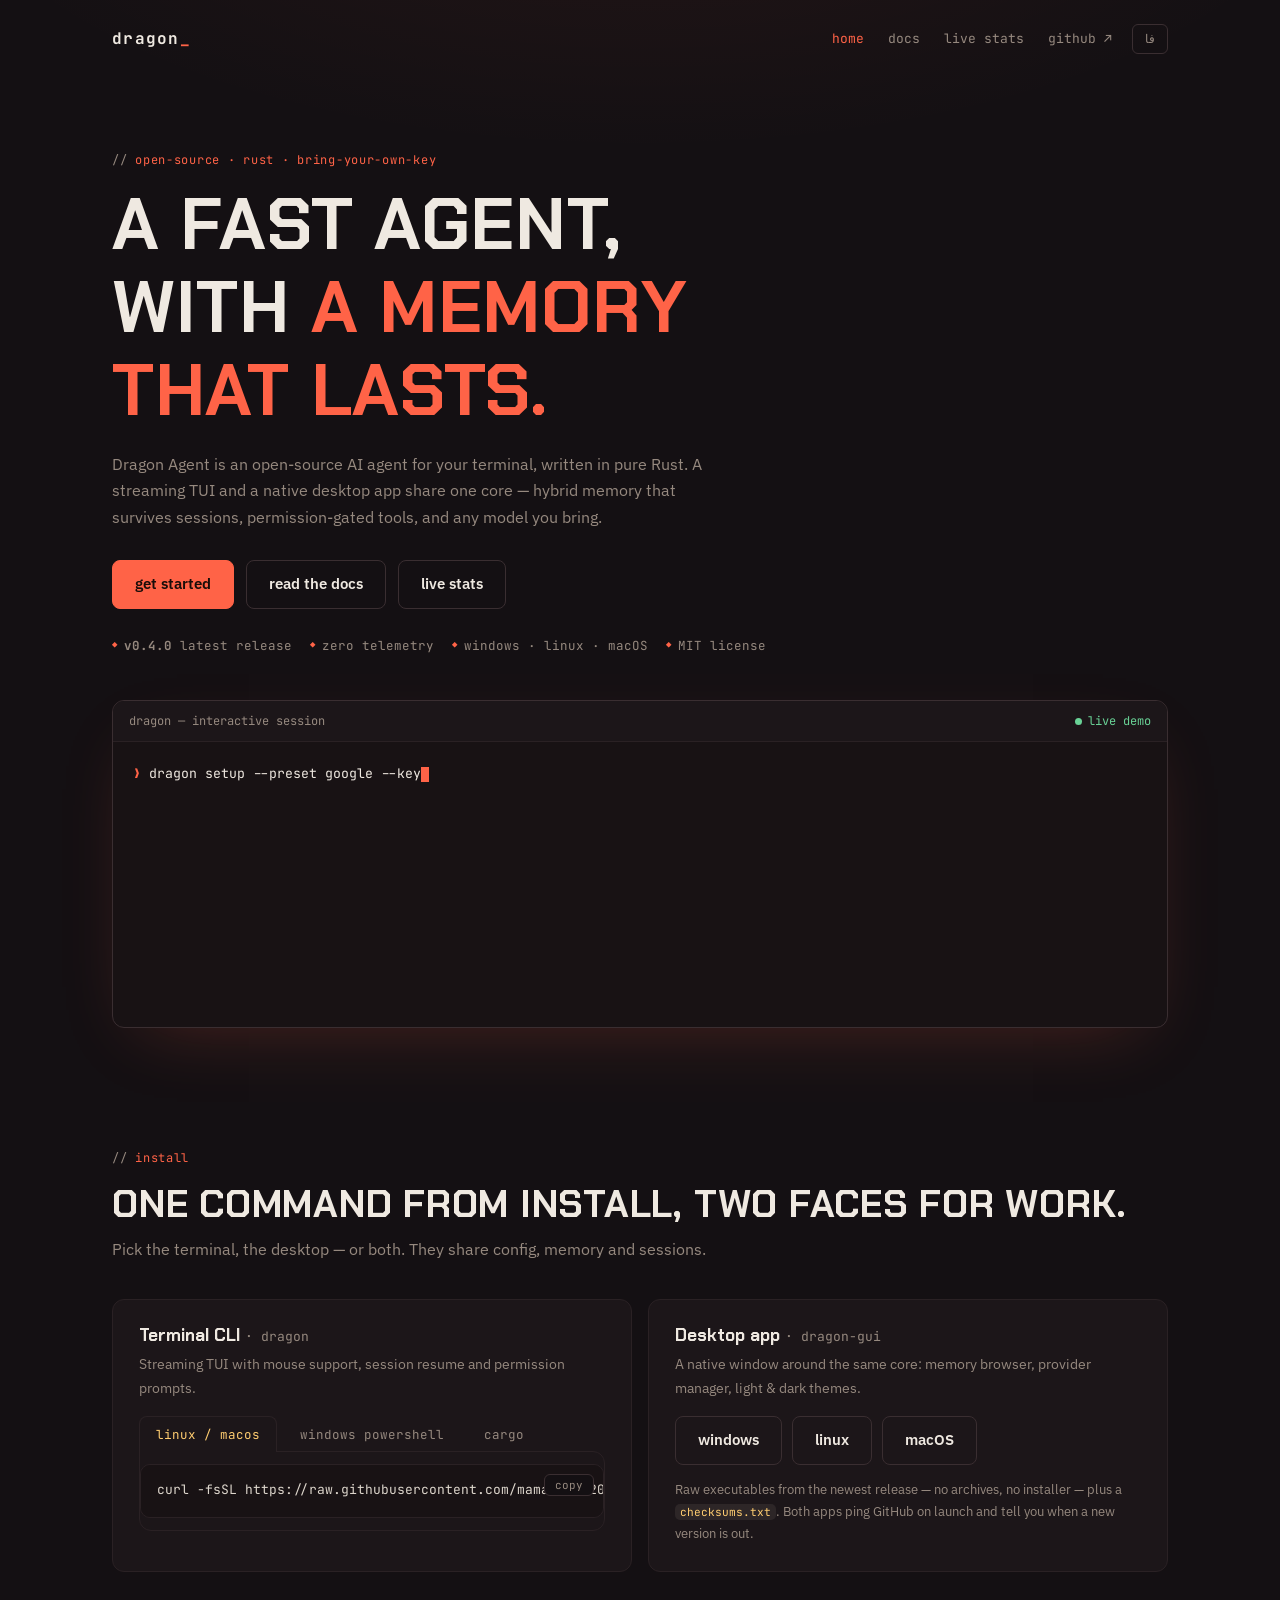
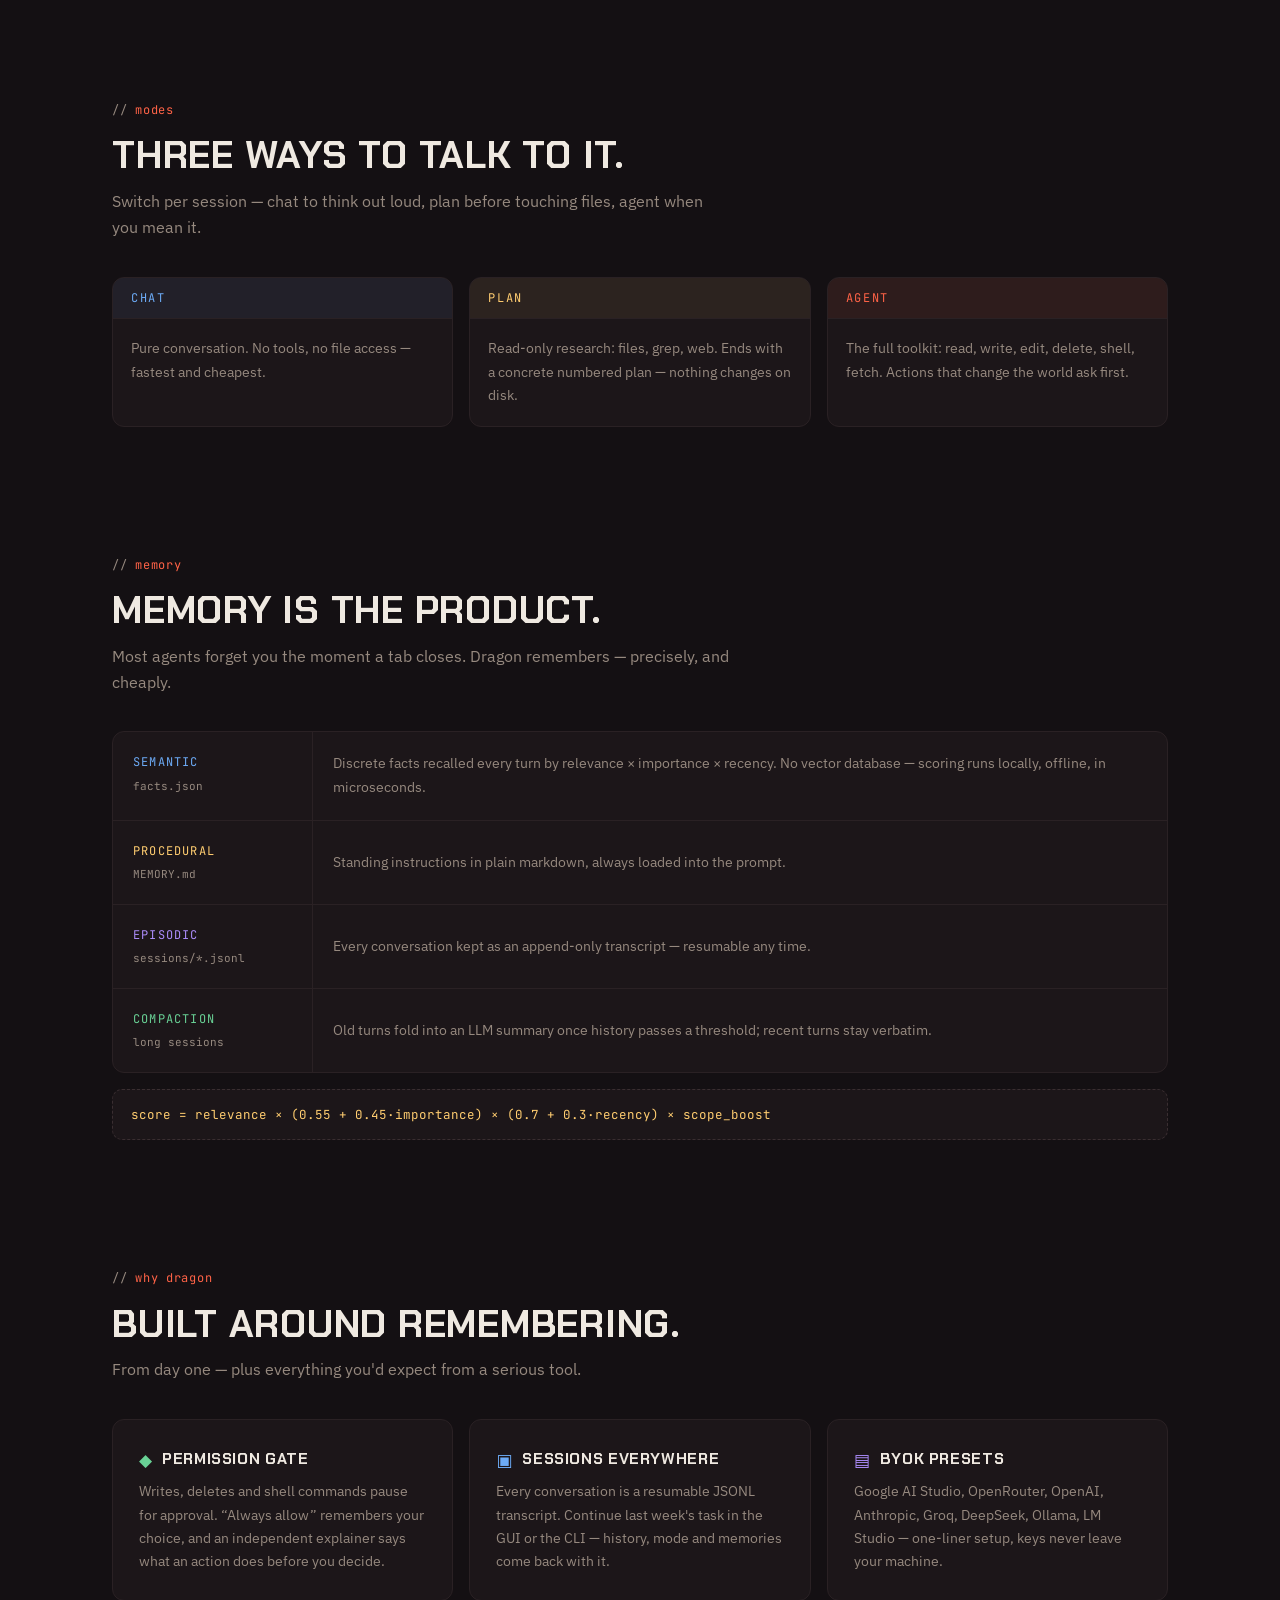
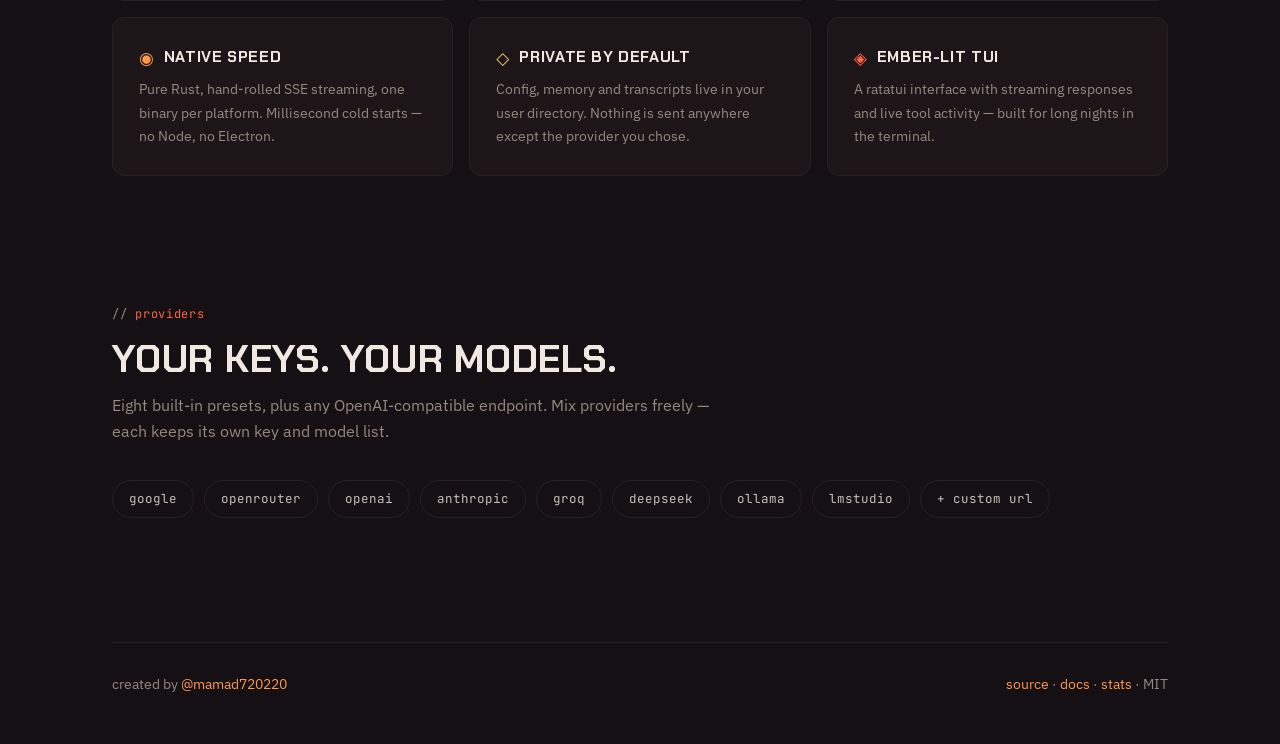
<file: docs/index.html>
<!DOCTYPE html>
<html lang="en" dir="ltr">
<head>
<meta charset="UTF-8">
<meta name="viewport" content="width=device-width, initial-scale=1.0">
<title>Dragon Agent — a fast AI agent with a long memory</title>
<meta name="description" content="Open-source AI agent in Rust. Terminal TUI + native desktop app, one hybrid memory. Bring your own key: Google AI Studio, OpenRouter, OpenAI, Anthropic and more.">
<script>try{const l=localStorage.getItem("dg-lang");if(l==="fa"){document.documentElement.lang="fa";document.documentElement.dir="rtl"}}catch(e){}</script>
<link rel="preconnect" href="https://fonts.googleapis.com">
<link rel="preconnect" href="https://fonts.gstatic.com" crossorigin>
<link href="https://fonts.googleapis.com/css2?family=Chakra+Petch:wght@600;700&family=IBM+Plex+Sans:wght@400;500;600&family=JetBrains+Mono:wght@400;700&family=Lalezar&family=Vazirmatn:wght@400;500;700&display=swap" rel="stylesheet">
<link rel="stylesheet" href="style.css">
</head>
<body>

<div class="wrap">
<nav class="top">
  <a class="brand" href="index.html">dragon<em>_</em></a>
  <div class="links">
    <a href="index.html" data-i="nHome" aria-current="page">home</a>
    <a href="docs.html" data-i="nDocs">docs</a>
    <a href="stats.html" data-i="nStats">live stats</a>
    <a href="https://github.com/mamad7202202/dragon-agent" data-i="nGh">github ↗</a>
    <button class="lang-btn">فا</button>
  </div>
</nav>

<!-- ── hero ── -->
<header class="hero">
  <p class="kicker" data-i="kickHero">open-source · rust · bring-your-own-key</p>
  <h1 data-i="h1">A fast agent,<br>with <b>a memory that lasts.</b></h1>
  <p class="sub" data-i="sub">Dragon Agent is an open-source AI agent for your terminal, written in pure Rust. A streaming TUI and a native desktop app share one core — hybrid memory that survives sessions, permission-gated tools, and any model you bring.</p>
  <div class="cta-row">
    <a class="btn primary" href="#install" data-i="ctaInstall">get started</a>
    <a class="btn" href="docs.html" data-i="ctaDocs">read the docs</a>
    <a class="btn" href="stats.html" data-i="ctaStats">live stats</a>
  </div>
  <div class="meta-row" data-i="metaRow">
    <span><b>v0.4.0</b> latest release</span><span>zero telemetry</span><span>windows · linux · macOS</span><span>MIT license</span>
  </div>

  <div class="term" role="img" aria-label="animated demo of a Dragon Agent terminal session">
    <div class="term-bar"><span data-i="termTitle">dragon — interactive session</span><span class="dot"><i></i><span data-i="termLive">live demo</span></span></div>
    <div class="term-body" id="term-body"></div>
  </div>
</header>

<!-- ── install ── -->
<section id="install">
  <p class="kicker" data-i="kInstall">install</p>
  <h2 class="sec" data-i="iH2">One command from install, two faces for work.</h2>
  <p class="lead" data-i="iLead">Pick the terminal, the desktop — or both. They share config, memory and sessions.</p>

  <div class="grid g2">
    <div class="pane">
      <h3 style="font-size:17px"><span data-i="cliT">Terminal CLI</span> <span class="mono" style="color:var(--ash);font-weight:400;font-size:13px">· dragon</span></h3>
      <p style="color:var(--ash);font-size:13.8px;margin:8px 0 16px" data-i="cliP">Streaming TUI with mouse support, session resume and permission prompts.</p>
      <div class="tabs" role="tablist">
        <button class="tab" role="tab" aria-selected="true" data-pane="p-sh" data-i="tabSh">linux / macos</button>
        <button class="tab" role="tab" aria-selected="false" data-pane="p-ps" data-i="tabPs">windows powershell</button>
        <button class="tab" role="tab" aria-selected="false" data-pane="p-cg" data-i="tabCargo">cargo</button>
      </div>
      <div class="tabpane on" id="p-sh" role="tabpanel">
        <pre><code id="cmd-sh">curl -fsSL https://raw.githubusercontent.com/mamad7202202/dragon-agent/main/install.sh | sh</code><button class="copy">copy</button></pre>
      </div>
      <div class="tabpane" id="p-ps" role="tabpanel">
        <pre><code id="cmd-ps">irm https://raw.githubusercontent.com/mamad7202202/dragon-agent/main/install.ps1 | iex</code><button class="copy">copy</button></pre>
      </div>
      <div class="tabpane" id="p-cg" role="tabpanel">
        <pre><code id="cmd-cg">cargo install --git https://github.com/mamad7202202/dragon-agent</code><button class="copy">copy</button></pre>
      </div>
    </div>
    <div class="pane">
      <h3 style="font-size:17px"><span data-i="guiT">Desktop app</span> <span class="mono" style="color:var(--ash);font-weight:400;font-size:13px">· dragon-gui</span></h3>
      <p style="color:var(--ash);font-size:13.8px;margin:8px 0 16px" data-i="guiP">A native window around the same core: memory browser, provider manager, light &amp; dark themes.</p>
      <div class="dl-links">
        <a class="btn" href="https://github.com/mamad7202202/dragon-agent/releases/latest/download/dragon-gui-windows-amd64.exe" data-i="guiWin">windows</a>
        <a class="btn" href="https://github.com/mamad7202202/dragon-agent/releases/latest/download/dragon-gui-linux-amd64" data-i="guiLin">linux</a>
        <a class="btn" href="https://github.com/mamad7202202/dragon-agent/releases/latest/download/dragon-gui-darwin-arm64" data-i="guiMac">macOS</a>
      </div>
      <p class="note" data-i="guiNote">Raw executables from the newest release — no archives, no installer — plus a <code class="inl">checksums.txt</code>. Both apps ping GitHub on launch and tell you when a new version is out.</p>
    </div>
  </div>
</section>

<!-- ── modes ── -->
<section id="modes">
  <p class="kicker" data-i="kModes">modes</p>
  <h2 class="sec" data-i="moH2">Three ways to talk to it.</h2>
  <p class="lead" data-i="moLead">Switch per session — chat to think out loud, plan before touching files, agent when you mean it.</p>
  <div class="grid g3">
    <div class="mode mode-chat"><div class="mode-head mono" data-i="chatH">chat</div><p data-i="chatP">Pure conversation. No tools, no file access — fastest and cheapest.</p></div>
    <div class="mode mode-plan"><div class="mode-head mono" data-i="planH">plan</div><p data-i="planP">Read-only research: files, grep, web. Ends with a concrete numbered plan — nothing changes on disk.</p></div>
    <div class="mode mode-agent"><div class="mode-head mono" data-i="agentH">agent</div><p data-i="agentP">The full toolkit: read, write, edit, delete, shell, fetch. Actions that change the world ask first.</p></div>
  </div>
</section>

<!-- ── memory ── -->
<section id="memory">
  <p class="kicker" data-i="kMemory">memory</p>
  <h2 class="sec" data-i="meH2">Memory is the product.</h2>
  <p class="lead" data-i="meLead">Most agents forget you the moment a tab closes. Dragon remembers — precisely, and cheaply.</p>
  <dl class="layers">
    <div class="layer">
      <dt><span class="l-sem" data-i="semT">semantic</span><small class="mono">facts.json</small></dt>
      <dd data-i="semD">Discrete facts recalled every turn by relevance × importance × recency. No vector database — scoring runs locally, offline, in microseconds.</dd>
    </div>
    <div class="layer">
      <dt><span class="l-pro" data-i="proT">procedural</span><small class="mono">MEMORY.md</small></dt>
      <dd data-i="proD">Standing instructions in plain markdown, always loaded into the prompt.</dd>
    </div>
    <div class="layer">
      <dt><span class="l-epi" data-i="epiT">episodic</span><small class="mono">sessions/*.jsonl</small></dt>
      <dd data-i="epiD">Every conversation kept as an append-only transcript — resumable any time.</dd>
    </div>
    <div class="layer">
      <dt><span class="l-com" data-i="comT">compaction</span><small class="mono" data-i="comS">long sessions</small></dt>
      <dd data-i="comD">Old turns fold into an LLM summary once history passes a threshold; recent turns stay verbatim.</dd>
    </div>
  </dl>
  <div class="formula">score = relevance × (0.55 + 0.45·importance) × (0.7 + 0.3·recency) × scope_boost</div>
</section>

<!-- ── why dragon ── -->
<section id="features">
  <p class="kicker" data-i="kWhy">why dragon</p>
  <h2 class="sec" data-i="feH2">Built around remembering.</h2>
  <p class="lead" data-i="feLead">From day one — plus everything you'd expect from a serious tool.</p>
  <div class="grid g3">
    <div class="pane feat"><span class="ic f-jade">◆</span><b data-i="f1t">Permission gate</b><p data-i="f1d">Writes, deletes and shell commands pause for approval. “Always allow” remembers your choice, and an independent explainer says what an action does before you decide.</p></div>
    <div class="pane feat"><span class="ic f-sky">▣</span><b data-i="f2t">Sessions everywhere</b><p data-i="f2d">Every conversation is a resumable JSONL transcript. Continue last week's task in the GUI or the CLI — history, mode and memories come back with it.</p></div>
    <div class="pane feat"><span class="ic f-violet">▤</span><b data-i="f3t">BYOK presets</b><p data-i="f3d">Google AI Studio, OpenRouter, OpenAI, Anthropic, Groq, DeepSeek, Ollama, LM Studio — one-liner setup, keys never leave your machine.</p></div>
    <div class="pane feat"><span class="ic f-flame">◉</span><b data-i="f4t">Native speed</b><p data-i="f4d">Pure Rust, hand-rolled SSE streaming, one binary per platform. Millisecond cold starts — no Node, no Electron.</p></div>
    <div class="pane feat"><span class="ic f-gold">◇</span><b data-i="f5t">Private by default</b><p data-i="f5d">Config, memory and transcripts live in your user directory. Nothing is sent anywhere except the provider you chose.</p></div>
    <div class="pane feat"><span class="ic f-ember">◈</span><b data-i="f6t">Ember-lit TUI</b><p data-i="f6d">A ratatui interface with streaming responses and live tool activity — built for long nights in the terminal.</p></div>
  </div>
</section>

<!-- ── providers ── -->
<section id="providers">
  <p class="kicker" data-i="kProv">providers</p>
  <h2 class="sec" data-i="prH2">Your keys. Your models.</h2>
  <p class="lead" data-i="prLead">Eight built-in presets, plus any OpenAI-compatible endpoint. Mix providers freely — each keeps its own key and model list.</p>
  <div class="chip-row mono">
    <span class="chip">google</span><span class="chip">openrouter</span><span class="chip">openai</span>
    <span class="chip">anthropic</span><span class="chip">groq</span><span class="chip">deepseek</span>
    <span class="chip">ollama</span><span class="chip">lmstudio</span><span class="chip" data-i="prCustom">+ custom url</span>
  </div>
</section>

<footer>
  <span><span data-i="madeBy">created by</span> <a href="https://t.me/mamad720220">@mamad720220</a></span>
  <span><a href="https://github.com/mamad7202202/dragon-agent" data-i="fSource">source</a> · <a href="docs.html" data-i="fDocs">docs</a> · <a href="stats.html" data-i="fStats">stats</a> · MIT</span>
</footer>
</div>

<script src="site.js"></script>
<script>
DG_LANG({
en:{
 title:"Dragon Agent — a fast AI agent with a long memory",
 nHome:"home",nDocs:"docs",nStats:"live stats",nGh:"github ↗",
 kickHero:"open-source · rust · bring-your-own-key",
 h1:"A fast agent,<br>with <b>a memory that lasts.</b>",
 sub:"Dragon Agent is an open-source AI agent for your terminal, written in pure Rust. A streaming TUI and a native desktop app share one core — hybrid memory that survives sessions, permission-gated tools, and any model you bring.",
 ctaInstall:"get started",ctaDocs:"read the docs",ctaStats:"live stats",
 metaRow:'<span><b>v0.4.0</b> latest release</span><span>zero telemetry</span><span>windows · linux · macOS</span><span>MIT license</span>',
 termTitle:"dragon — interactive session",termLive:"live demo",
 kInstall:"install",
 iH2:"One command from install, two faces for work.",
 iLead:"Pick the terminal, the desktop — or both. They share config, memory and sessions.",
 cliT:"Terminal CLI",guiT:"Desktop app",
 cliP:"Streaming TUI with mouse support, session resume and permission prompts.",
 guiP:"A native window around the same core: memory browser, provider manager, light &amp; dark themes.",
 tabSh:"linux / macos",tabPs:"windows powershell",tabCargo:"cargo",
 guiWin:"windows",guiLin:"linux",guiMac:"macOS",
 guiNote:'Raw executables from the newest release — no archives, no installer — plus a <code class="inl">checksums.txt</code>. Both apps ping GitHub on launch and tell you when a new version is out.',
 kModes:"modes",
 moH2:"Three ways to talk to it.",
 moLead:"Switch per session — chat to think out loud, plan before touching files, agent when you mean it.",
 chatH:"chat",chatP:"Pure conversation. No tools, no file access — fastest and cheapest.",
 planH:"plan",planP:"Read-only research: files, grep, web. Ends with a concrete numbered plan — nothing changes on disk.",
 agentH:"agent",agentP:"The full toolkit: read, write, edit, delete, shell, fetch. Actions that change the world ask first.",
 kMemory:"memory",
 meH2:"Memory is the product.",
 meLead:"Most agents forget you the moment a tab closes. Dragon remembers — precisely, and cheaply.",
 semT:"semantic",semD:"Discrete facts recalled every turn by relevance × importance × recency. No vector database — scoring runs locally, offline, in microseconds.",
 proT:"procedural",proD:"Standing instructions in plain markdown, always loaded into the prompt.",
 epiT:"episodic",epiD:"Every conversation kept as an append-only transcript — resumable any time.",
 comT:"compaction",comS:"long sessions",comD:"Old turns fold into an LLM summary once history passes a threshold; recent turns stay verbatim.",
 kWhy:"why dragon",
 feH2:"Built around remembering.",
 feLead:"From day one — plus everything you'd expect from a serious tool.",
 f1t:"Permission gate",f1d:"Writes, deletes and shell commands pause for approval. “Always allow” remembers your choice, and an independent explainer says what an action does before you decide.",
 f2t:"Sessions everywhere",f2d:"Every conversation is a resumable JSONL transcript. Continue last week's task in the GUI or the CLI — history, mode and memories come back with it.",
 f3t:"BYOK presets",f3d:"Google AI Studio, OpenRouter, OpenAI, Anthropic, Groq, DeepSeek, Ollama, LM Studio — one-liner setup, keys never leave your machine.",
 f4t:"Native speed",f4d:"Pure Rust, hand-rolled SSE streaming, one binary per platform. Millisecond cold starts — no Node, no Electron.",
 f5t:"Private by default",f5d:"Config, memory and transcripts live in your user directory. Nothing is sent anywhere except the provider you chose.",
 f6t:"Ember-lit TUI",f6d:"A ratatui interface with streaming responses and live tool activity — built for long nights in the terminal.",
 kProv:"providers",
 prH2:"Your keys. Your models.",
 prLead:"Eight built-in presets, plus any OpenAI-compatible endpoint. Mix providers freely — each keeps its own key and model list.",
 prCustom:"+ custom url",
 madeBy:"created by",fSource:"source",fDocs:"docs",fStats:"stats",
 copy:"copy",copied:"copied"
},
fa:{
 title:"Dragon Agent — ایجنتی سریع با حافظه‌ای بلند",
 nHome:"خانه",nDocs:"مستندات",nStats:"آمار زنده",nGh:"گیت‌هاب ↗",
 kickHero:"متن‌باز · Rust · کلید و مدل خودت",
 h1:"ایجنتی سریع،<br>با <b>حافظه‌ای ماندگار.</b>",
 sub:"Dragon Agent ایجنتی متن‌باز برای ترمینال شماست؛ نوشته‌شده با Rust خالص. یک رابط استریمی در ترمینال و یک اپ دسکتاپ بومی، هسته‌ی مشترکی دارند: حافظه‌ی ترکیبی که بعد از بسته‌شدن نشست هم می‌ماند، ابزارهای دارای مجوز، و هر مدلی که خودتان بیاورید.",
 ctaInstall:"شروع کنید",ctaDocs:"خواندن مستندات",ctaStats:"آمار زنده",
 metaRow:'<span><b>v0.4.0</b> آخرین انتشار</span><span>بدون تلمتری</span><span>ویندوز · لینوکس · مک</span><span>مجوز MIT</span>',
 termTitle:"dragon — نشست تعاملی",termLive:"دموی زنده",
 kInstall:"نصب",
 iH2:"یک فرمان تا نصب؛ دو چهره برای کار.",
 iLead:"ترمینال یا دسکتاپ — یا هر دو. کانفیگ، حافظه و نشست‌ها بین‌شان مشترک است.",
 cliT:"رابط خط فرمان",guiT:"اپ دسکتاپ",
 cliP:"رابط استریمی با پشتیبانی موس، ادامه‌ی نشست‌ها و پرامپت‌های مجوز.",
 guiP:"پنجره‌ی بومی دور همان هسته: مرورگر حافظه، مدیریت ارائه‌دهنده‌ها، تم روشن و تاریک.",
 tabSh:"لینوکس / مک",tabPs:"ویندوز پاورشل",tabCargo:"cargo",
 guiWin:"ویندوز",guiLin:"لینوکس",guiMac:"macOS",
 guiNote:'فایل اجرایی خام از جدیدترین انتشار — بدون آرشیو و نصب‌کننده — به‌همراه <code class="inl">checksums.txt</code>. هر دو اپ موقع اجرا گیت‌هاب را چک می‌کنند و از نسخه‌ی تازه خبر می‌دهند.',
 kModes:"حالت‌ها",
 moH2:"سه راه برای حرف زدن با آن.",
 moLead:"در هر نشست عوضش کنید — chat برای فکر کردن با صدای بلند، plan پیش از دست‌زدن به فایل‌ها، agent وقتی جدی شده‌اید.",
 chatH:"chat",chatP:"گفت‌وگوی خالص. بدون ابزار و دسترسی به فایل — سریع‌ترین و ارزان‌ترین حالت.",
 planH:"plan",planP:"پژوهش فقط‌خواندنی: فایل، grep، وب. خروجی، برنامه‌ای مشخص و شماره‌دار است — روی دیسک چیزی عوض نمی‌شود.",
 agentH:"agent",agentP:"کل جعبه‌ابزار: خواندن، نوشتن، ویرایش، حذف، شل و وب. کارهایی که دنیا را عوض می‌کنند اول اجازه می‌گیرند.",
 kMemory:"حافظه",
 meH2:"حافظه، خودِ محصول است.",
 meLead:"بیشتر ایجنت‌ها همان لحظه که تب بسته می‌شود همه را فراموش می‌کنند. Dragon یادش می‌ماند — دقیق و کم‌هزینه.",
 semT:"معنایی",semD:"حقایق مجزا که هر نوبت با «ربط × اهمیت × تازگی» بازیابی می‌شوند. بدون دیتابیس برداری — امتیازدهی محلی، آفلاین و در حد میکروثانیه.",
 proT:"رویه‌ای",proD:"دستورالعمل‌های دائمی در مارک‌داون ساده؛ همیشه داخل پرامپت لود می‌شوند.",
 epiT:"روایی",epiD:"هر گفت‌وگو به‌صورت رونوشت الحاقی نگه داشته می‌شود — هر وقت خواستید ادامه‌اش دهید.",
 comT:"فشرده‌سازی",comS:"نشست‌های طولانی",comD:"وقتی تاریخچه از حد بگذرد، پیام‌های قدیمی در یک خلاصه تا می‌شوند؛ پیام‌های تازه دست‌نخورده می‌مانند.",
 kWhy:"چرا Dragon؟",
 feH2:"ساخته‌شده دور حافظه.",
 feLead:"از روز اول — به‌علاوه‌ی هر چیزی که از یک ابزار جدی انتظار دارید.",
 f1t:"دروازه‌ی مجوز",f1d:"نوشتن، حذف و فرمان‌های شل برای تأیید توقف می‌کنند. «همیشه اجازه» انتخاب شما را به خاطر می‌سپارد و توضیح‌گریِ مستقل پیش از تصمیم می‌گوید آن کار دقیقاً چه می‌کند.",
 f2t:"نشست، همه‌جا",f2d:"هر گفت‌وگو یک رونوشت JSONL قابل‌ادامه است. کار هفته‌ی پیش را در GUI یا CLI ادامه دهید — تاریخچه، حالت و حافظه‌ها همراهش برمی‌گردند.",
 f3t:"پیش‌تنظیم BYOK",f3d:"Google AI Studio، OpenRouter، OpenAI، Anthropic، Groq، DeepSeek، Ollama و LM Studio — راه‌اندازی یک‌خطی؛ کلیدها هیچ‌وقت از دستگاه شما بیرون نمی‌روند.",
 f4t:"سرعت بومی",f4d:"Rust خالص، استریم SSE دست‌ساز، یک باینری برای هر پلتفرم. استارت سرد در حد میلی‌ثانیه — نه Node، نه Electron.",
 f5t:"خصوصی، به‌صورت پیش‌فرض",f5d:"کانفیگ، حافظه و رونوشت‌ها در پوشه‌ی خودتان می‌مانند. هیچ‌جا چیزی فرستاده نمی‌شود جز همان ارائه‌دهنده‌ای که انتخاب کرده‌اید.",
 f6t:"ترمینالی با نور آتش",f6d:"رابطی با ratatui؛ پاسخ‌های استریمی و فعالیت زنده‌ی ابزارها — ساخته‌شده برای شب‌های طولانی ترمینال.",
 kProv:"ارائه‌دهنده‌ها",
 prH2:"کلید شما. مدل شما.",
 prLead:"هشت پیش‌تنظیم آماده، به‌علاوه‌ی هر اندپوینت سازگار با OpenAI. ارائه‌دهنده‌ها را آزادانه قاطی کنید — هر کدام کلید و فهرست مدل خودش را دارد.",
 prCustom:"+ آدرس دلخواه",
 madeBy:"ساخته‌ی",fSource:"سورس",fDocs:"مستندات",fStats:"آمار",
 copy:"کپی",copied:"کپی شد"
}});

/* tabs */
document.querySelectorAll(".tab").forEach(t=>t.addEventListener("click",()=>{
  document.querySelectorAll(".tab").forEach(x=>x.setAttribute("aria-selected",x===t));
  document.querySelectorAll(".tabpane").forEach(p=>p.classList.toggle("on",p.id===t.dataset.pane));
}));

/* the demo session — commands stay universal, chat follows the language */
const S=(c,s)=>({c,s});
window.DG_SCRIPTS={
en:[
 S("tl-in","dragon setup --preset google --key AIza…"),
 S("tl-ok","✓ provider saved · google/gemini-2.0-flash"),
 S("tl-in","dragon"),
 S("tl-out","── dragon v0.4.0 · new session · mode: agent ──"),
 S("tl-in","remember: I deploy with docker compose"),
 S("tl-mem","⬤ save_memory → global fact #12 stored"),
 S("tl-in","what did we decide about deploys?"),
 S("tl-mem","⬤ recall · 1 fact · “deploys with docker compose”"),
 S("tl-out","Last time you said docker compose. Want me to draft the file?")
],
fa:[
 S("tl-in","dragon setup --preset google --key AIza…"),
 S("tl-ok","✓ provider ذخیره شد · google/gemini-2.0-flash"),
 S("tl-in","dragon"),
 S("tl-out","── dragon v0.4.0 · نشست جدید · حالت: agent ──"),
 S("tl-in","یادت باشه: دیپلوی‌ام با docker compose هست"),
 S("tl-mem","⬤ save_memory ← حافظه‌ی سراسری · حقیقه‌ی #۱۲"),
 S("tl-in","درباره‌ی دیپلوی چه تصمیمی گرفتیم؟"),
 S("tl-mem","⬤ recall · ۱ حقیقت · «دیپلوی با docker compose»"),
 S("tl-out","دفعه‌ی قبل گفتی docker compose. فایلش را بنویسم؟")
]};
let scriptFor=()=>DG_SCRIPTS[document.documentElement.lang==="fa"?"fa":"en"];
DG_TERMINAL(scriptFor);
</script>
</body>
</html>
</file>
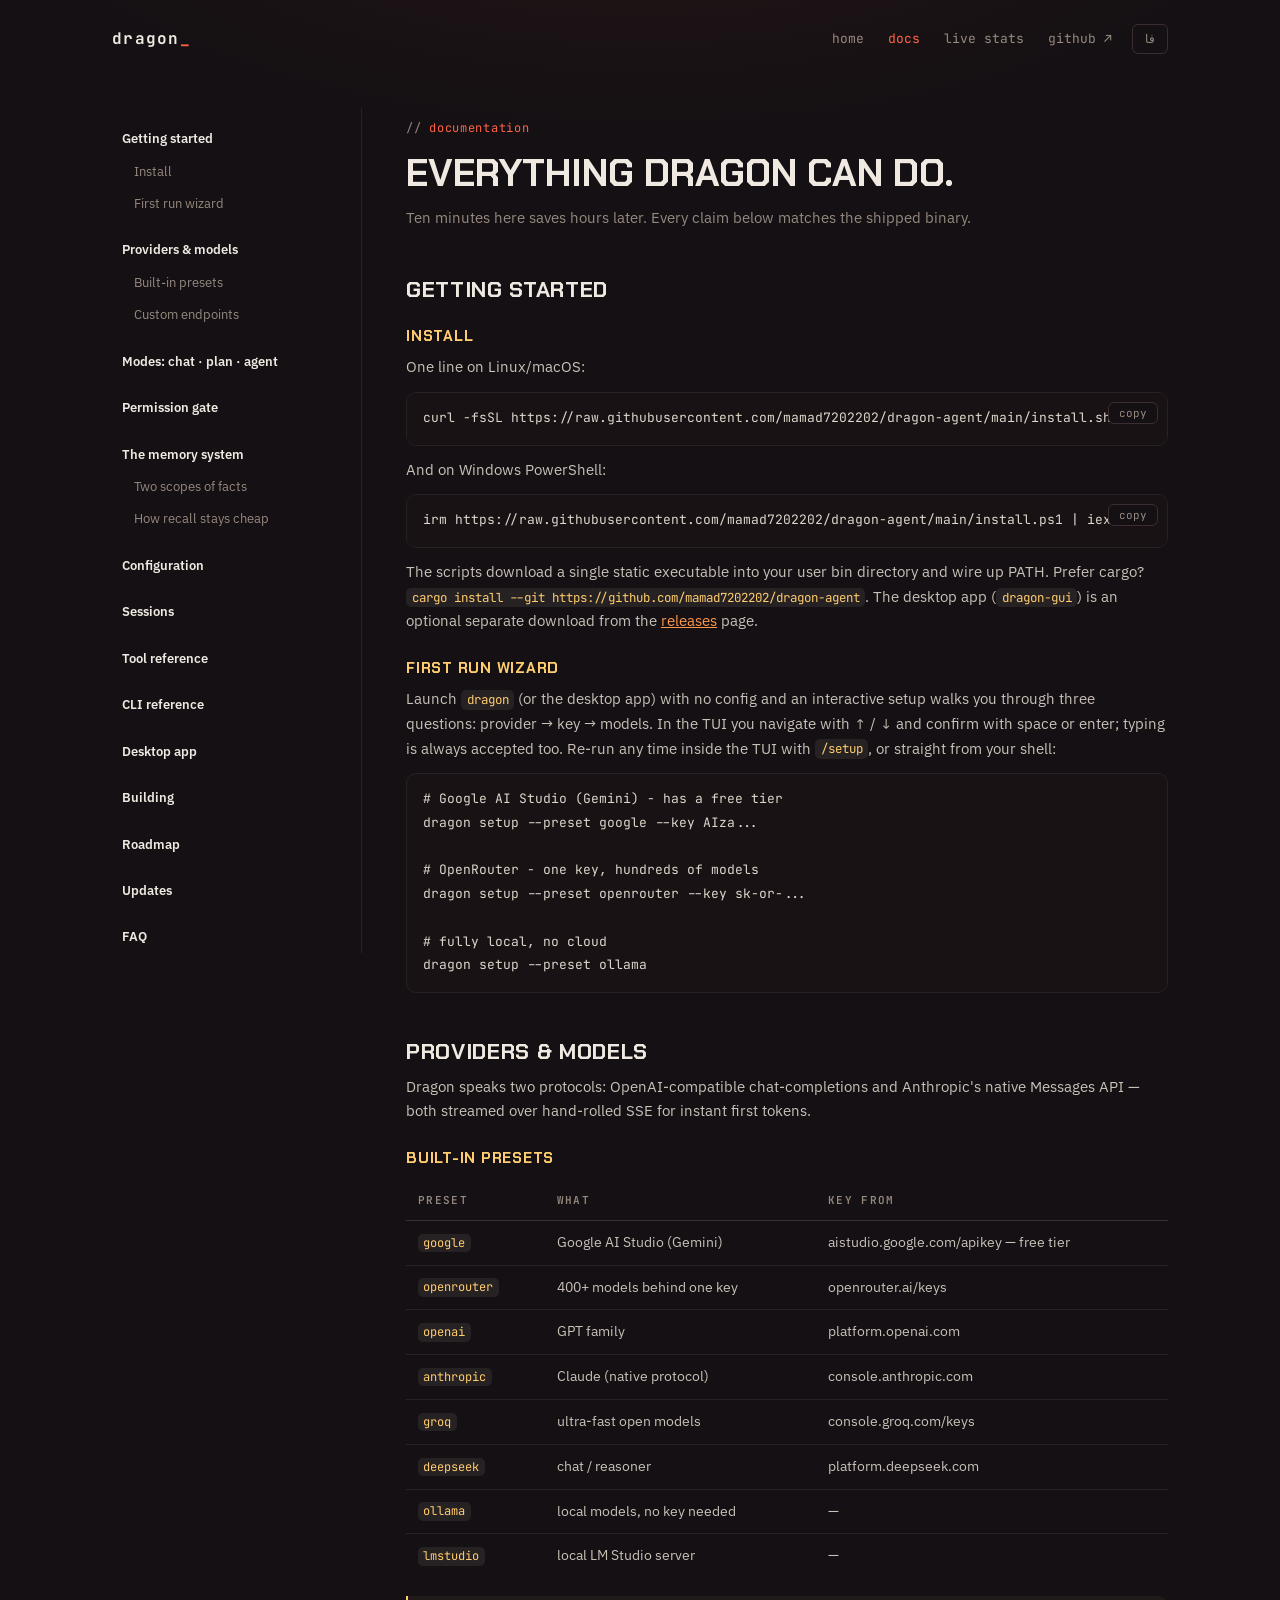
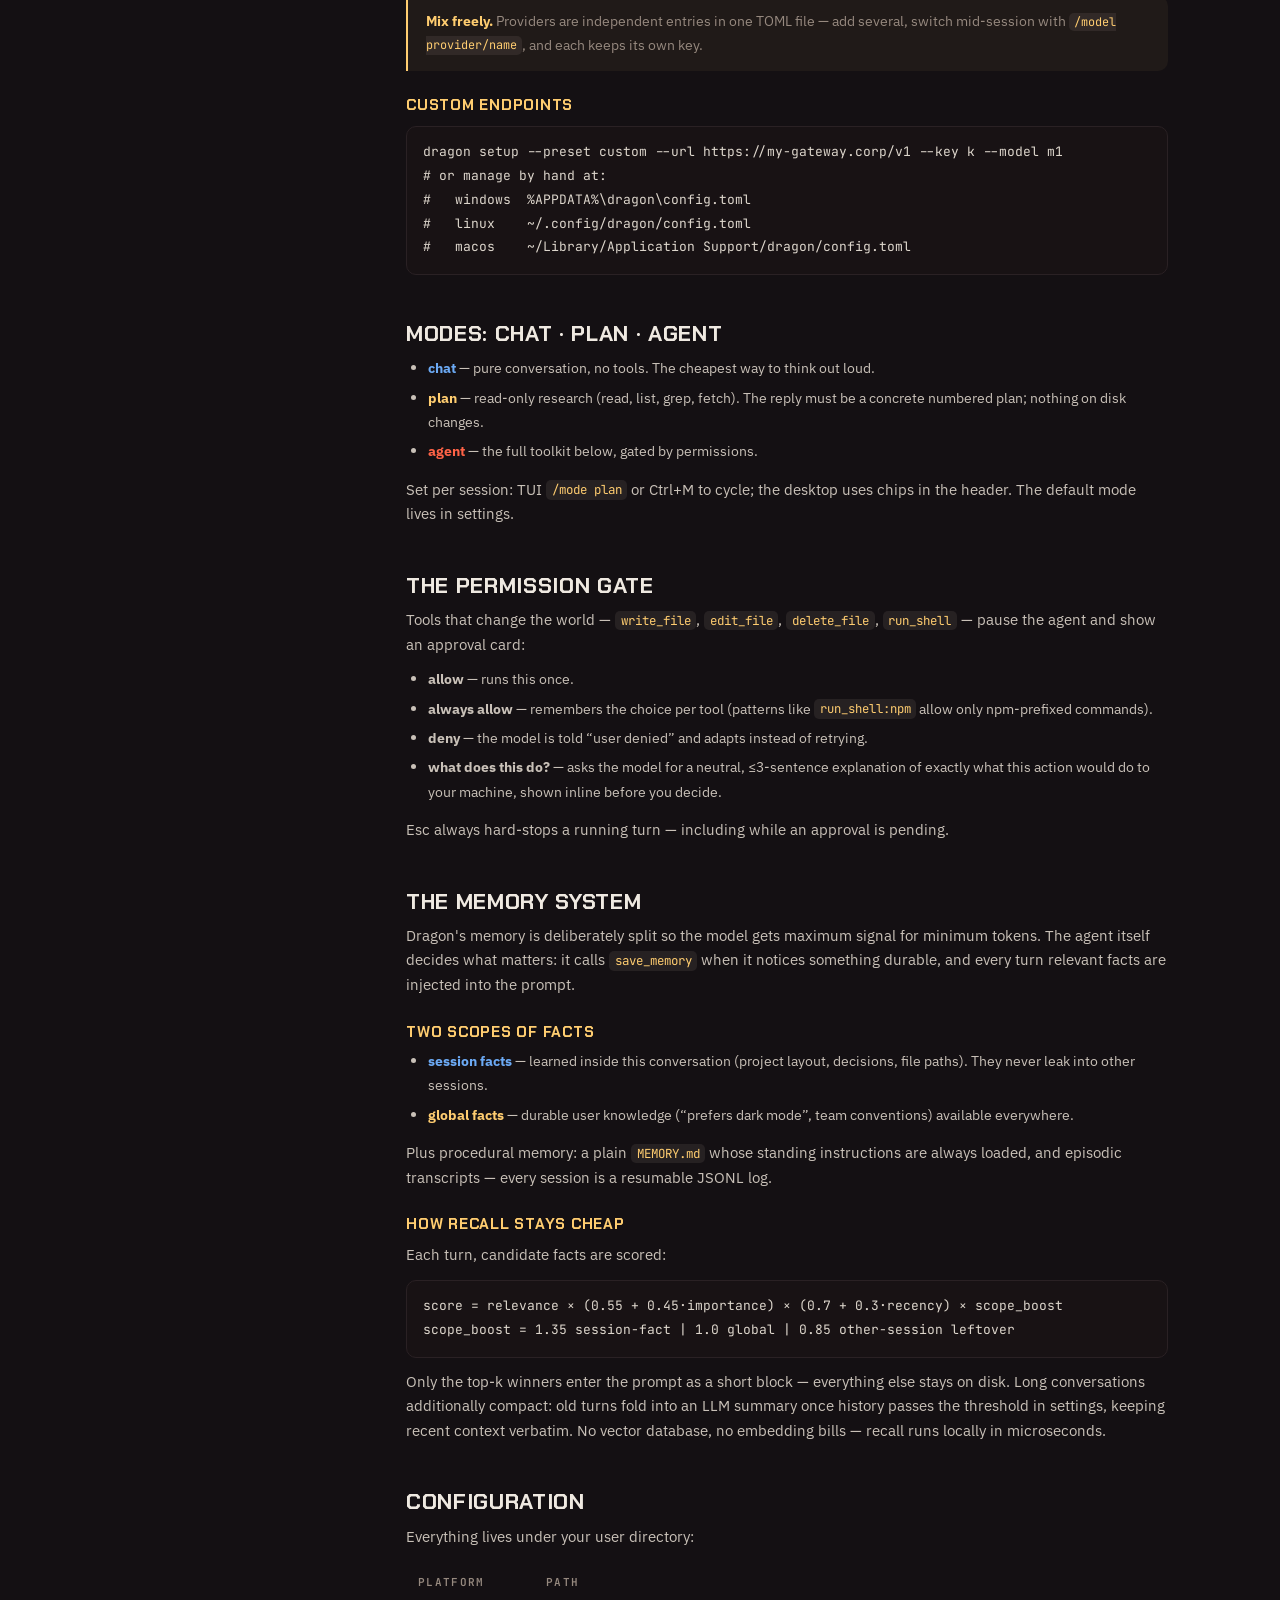
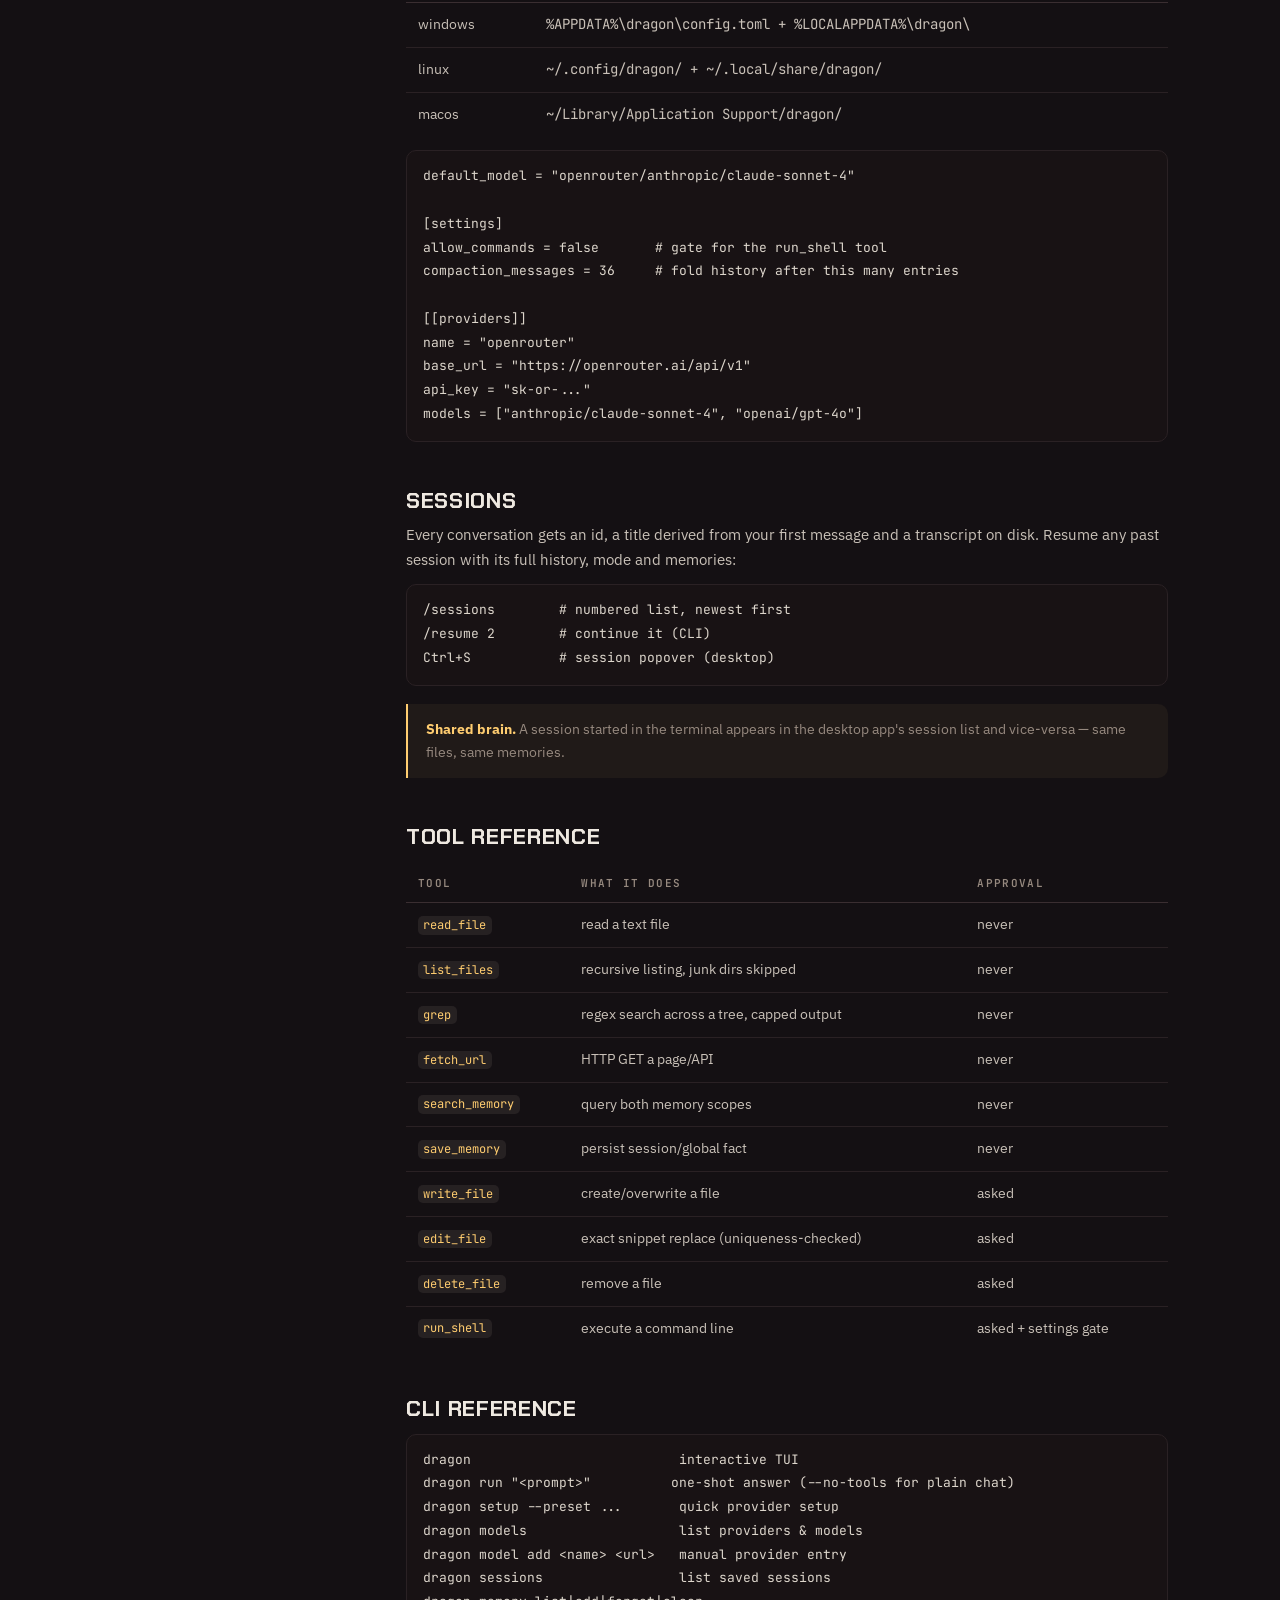
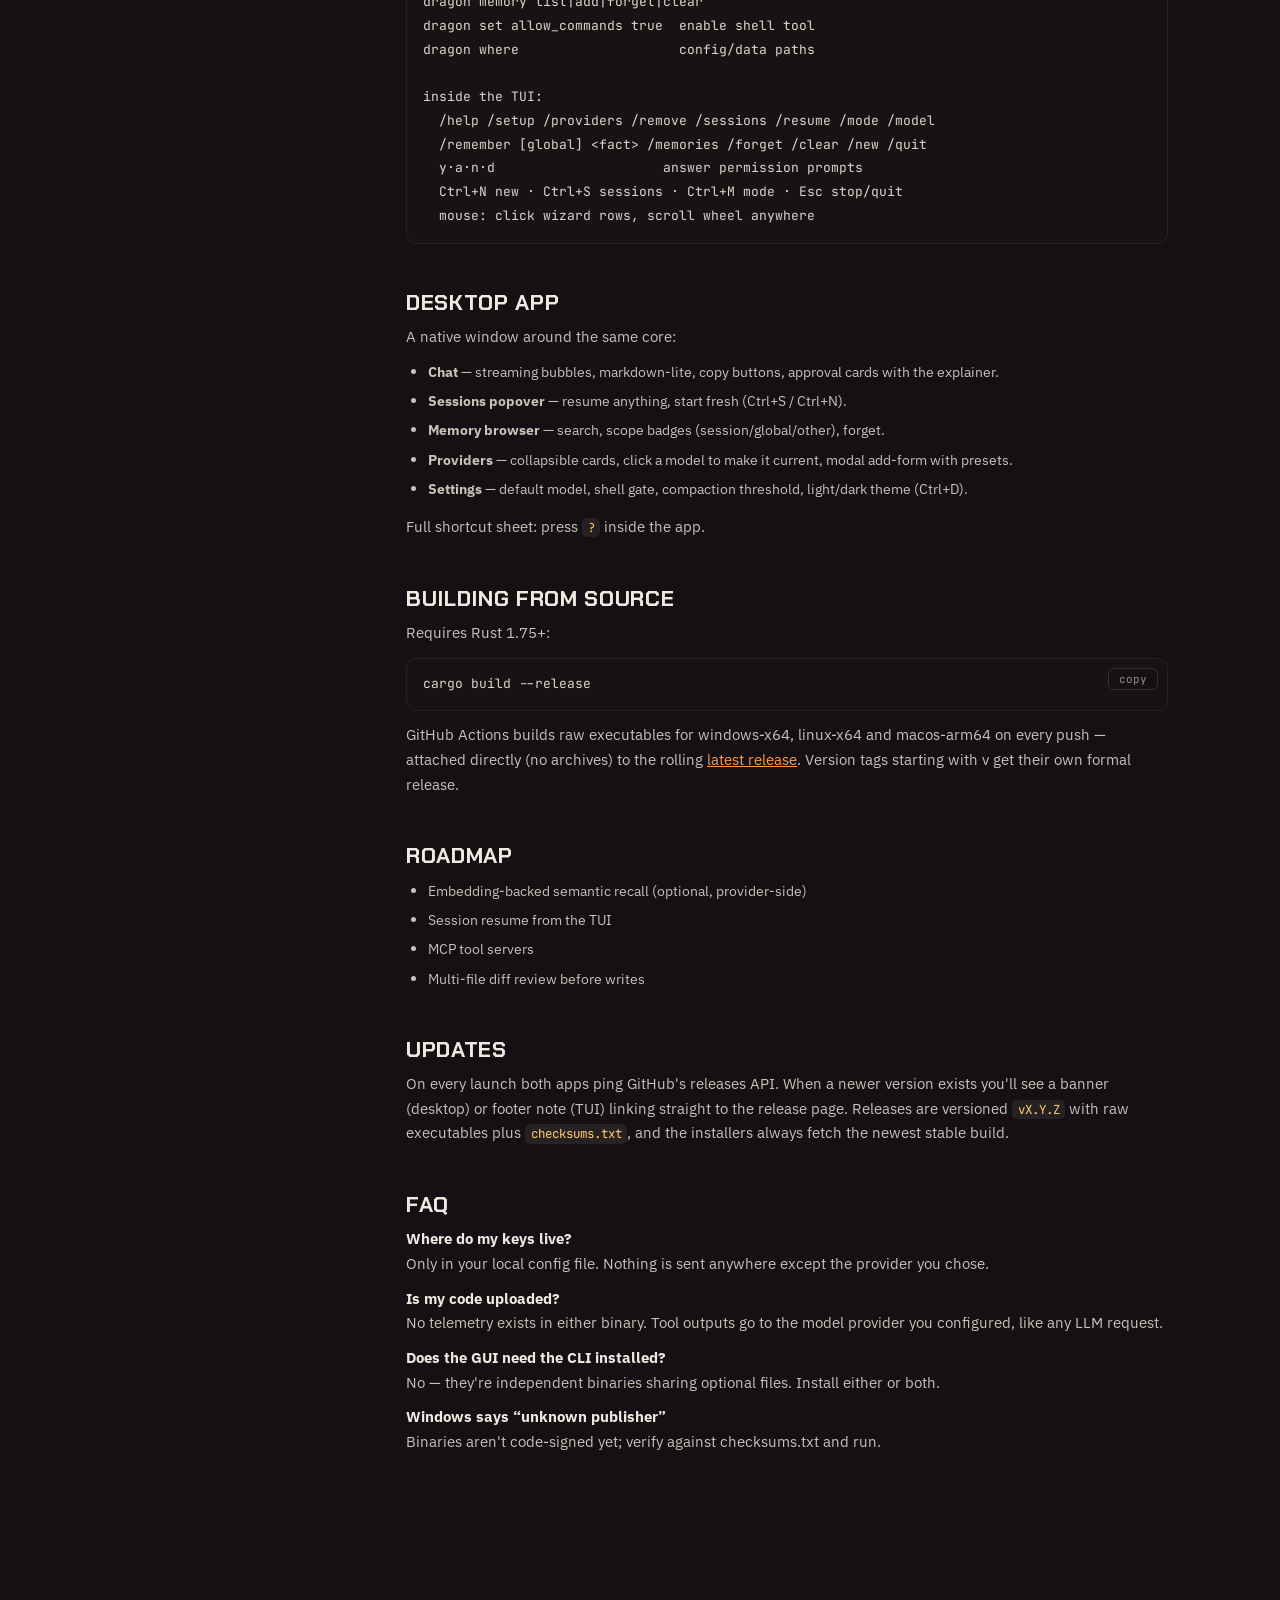
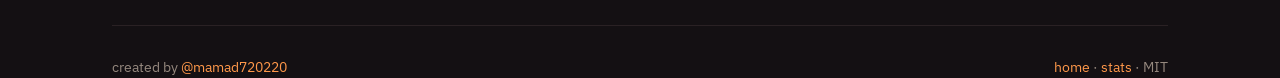
<file: docs/docs.html>
<!DOCTYPE html>
<html lang="en" dir="ltr">
<head>
<meta charset="UTF-8">
<meta name="viewport" content="width=device-width, initial-scale=1.0">
<title>Documentation — Dragon Agent</title>
<meta name="description" content="Dragon Agent documentation: install, providers, modes, permission gate, memory system, configuration, sessions, tools, CLI and desktop app.">
<script>try{const l=localStorage.getItem("dg-lang");if(l==="fa"){document.documentElement.lang="fa";document.documentElement.dir="rtl"}}catch(e){}</script>
<link rel="preconnect" href="https://fonts.googleapis.com">
<link rel="preconnect" href="https://fonts.gstatic.com" crossorigin>
<link href="https://fonts.googleapis.com/css2?family=Chakra+Petch:wght@600;700&family=IBM+Plex+Sans:wght@400;500;600&family=JetBrains+Mono:wght@400;700&family=Lalezar&family=Vazirmatn:wght@400;500;700&display=swap" rel="stylesheet">
<link rel="stylesheet" href="style.css">
</head>
<body>
<div class="progress" id="progress"></div>

<div class="wrap">
<nav class="top">
  <a class="brand" href="index.html">dragon<em>_</em></a>
  <div class="links">
    <a href="index.html" data-i="nHome">home</a>
    <a href="docs.html" data-i="nDocs" aria-current="page">docs</a>
    <a href="stats.html" data-i="nStats">live stats</a>
    <a href="https://github.com/mamad7202202/dragon-agent" data-i="nGh">github ↗</a>
    <button class="lang-btn">فا</button>
  </div>
</nav>

<div class="layout">
<aside id="toc">
  <a class="h1" href="#start" data-i="tStart">Getting started</a>
  <a class="h2" href="#install" data-i="tInstall">Install</a>
  <a class="h2" href="#first-run" data-i="tFirst">First run wizard</a>
  <a class="h1" href="#providers" data-i="tProv">Providers &amp; models</a>
  <a class="h2" href="#presets" data-i="tPresets">Built-in presets</a>
  <a class="h2" href="#custom" data-i="tCustom">Custom endpoints</a>
  <a class="h1" href="#modes" data-i="tModes">Modes: chat · plan · agent</a>
  <a class="h1" href="#permissions" data-i="tPerm">Permission gate</a>
  <a class="h1" href="#memory" data-i="tMem">The memory system</a>
  <a class="h2" href="#scopes" data-i="tScopes">Two scopes of facts</a>
  <a class="h2" href="#recall" data-i="tRecall">How recall stays cheap</a>
  <a class="h1" href="#config" data-i="tConfig">Configuration</a>
  <a class="h1" href="#sessions" data-i="tSess">Sessions</a>
  <a class="h1" href="#tools" data-i="tTools">Tool reference</a>
  <a class="h1" href="#cli-ref" data-i="tCli">CLI reference</a>
  <a class="h1" href="#gui" data-i="tGui">Desktop app</a>
  <a class="h1" href="#building" data-i="tBuild">Building</a>
  <a class="h1" href="#roadmap" data-i="tRoad">Roadmap</a>
  <a class="h1" href="#updates" data-i="tUpd">Updates</a>
  <a class="h1" href="#faq" data-i="tFaq">FAQ</a>
</aside>

<article>
  <p class="kicker" data-i="kDoc">documentation</p>
  <h1 data-i="dH1">Everything Dragon can do.</h1>
  <p style="color:var(--ash)" data-i="dIntro">Ten minutes here saves hours later. Every claim below matches the shipped binary.</p>

  <h2 id="start" data-i="sStart">Getting started</h2>

  <h3 id="install" data-i="sInstall">Install</h3>
  <p data-i="pInst1">One line on Linux/macOS:</p>
  <pre><code>curl -fsSL https://raw.githubusercontent.com/mamad7202202/dragon-agent/main/install.sh | sh</code><button class="copy">copy</button></pre>
  <p data-i="pInst2">And on Windows PowerShell:</p>
  <pre><code>irm https://raw.githubusercontent.com/mamad7202202/dragon-agent/main/install.ps1 | iex</code><button class="copy">copy</button></pre>
  <p data-i="pInst3">The scripts download a single static executable into your user bin directory and wire up PATH. Prefer cargo? <code class="inl">cargo install --git https://github.com/mamad7202202/dragon-agent</code>. The desktop app (<code class="inl">dragon-gui</code>) is an optional separate download from the releases page.</p>

  <h3 id="first-run" data-i="sFirst">First run wizard</h3>
  <p data-i="pFirst1">Launch <code class="inl">dragon</code> (or the desktop app) with no config and an interactive setup walks you through three questions: provider → key → models. In the TUI you navigate with ↑ / ↓ and confirm with space or enter; typing is always accepted too. Re-run any time inside the TUI with <code class="inl">/setup</code>, or straight from your shell:</p>
  <pre><code># Google AI Studio (Gemini) - has a free tier
dragon setup --preset google --key AIza...

# OpenRouter - one key, hundreds of models
dragon setup --preset openrouter --key sk-or-...

# fully local, no cloud
dragon setup --preset ollama</code></pre>

  <h2 id="providers" data-i="sProv">Providers &amp; models</h2>
  <p data-i="pProv">Dragon speaks two protocols: OpenAI-compatible chat-completions and Anthropic's native Messages API — both streamed over hand-rolled SSE for instant first tokens.</p>

  <h3 id="presets" data-i="sPresets">Built-in presets</h3>
  <table class="t">
    <thead><tr><th data-i="thPreset">preset</th><th data-i="thWhat">what</th><th data-i="thKey">key from</th></tr></thead>
    <tbody>
      <tr><td><code class="inl">google</code></td><td data-i="prGoogle">Google AI Studio (Gemini)</td><td>aistudio.google.com/apikey — <span data-i="freeTier">free tier</span></td></tr>
      <tr><td><code class="inl">openrouter</code></td><td data-i="prOr">400+ models behind one key</td><td>openrouter.ai/keys</td></tr>
      <tr><td><code class="inl">openai</code></td><td data-i="prOai">GPT family</td><td>platform.openai.com</td></tr>
      <tr><td><code class="inl">anthropic</code></td><td data-i="prAnt">Claude (native protocol)</td><td>console.anthropic.com</td></tr>
      <tr><td><code class="inl">groq</code></td><td data-i="prGroq">ultra-fast open models</td><td>console.groq.com/keys</td></tr>
      <tr><td><code class="inl">deepseek</code></td><td data-i="prDs">chat / reasoner</td><td>platform.deepseek.com</td></tr>
      <tr><td><code class="inl">ollama</code></td><td data-i="prOll">local models, no key needed</td><td>—</td></tr>
      <tr><td><code class="inl">lmstudio</code></td><td data-i="prLms">local LM Studio server</td><td>—</td></tr>
    </tbody>
  </table>
  <div class="callout"><b data-i="mixB">Mix freely.</b> <span data-i="mixT">Providers are independent entries in one TOML file — add several, switch mid-session with /model provider/name, and each keeps its own key.</span></div>

  <h3 id="custom" data-i="sCustom">Custom endpoints</h3>
  <pre><code>dragon setup --preset custom --url https://my-gateway.corp/v1 --key k --model m1
# or manage by hand at:
#   windows  %APPDATA%\dragon\config.toml
#   linux    ~/.config/dragon/config.toml
#   macos    ~/Library/Application Support/dragon/config.toml</code></pre>

  <h2 id="modes" data-i="sModes">Modes: chat · plan · agent</h2>
  <ul>
    <li><b style="color:var(--sky)">chat</b> — <span data-i="mChatT">pure conversation, no tools. The cheapest way to think out loud.</span></li>
    <li><b style="color:var(--gold)">plan</b> — <span data-i="mPlanT">read-only research (read, list, grep, fetch). The reply must be a concrete numbered plan; nothing on disk changes.</span></li>
    <li><b style="color:var(--ember)">agent</b> — <span data-i="mAgentT">the full toolkit below, gated by permissions.</span></li>
  </ul>
  <p data-i="pModes">Set per session: TUI <code class="inl">/mode plan</code> or Ctrl+M to cycle; the desktop uses chips in the header. The default mode lives in settings.</p>

  <h2 id="permissions" data-i="sPerm">The permission gate</h2>
  <p data-i="pPerm1">Tools that change the world — <code class="inl">write_file</code>, <code class="inl">edit_file</code>, <code class="inl">delete_file</code>, <code class="inl">run_shell</code> — pause the agent and show an approval card:</p>
  <ul>
    <li><b data-i="pmAllow">allow</b> — <span data-i="pmAllowT">runs this once.</span></li>
    <li><b data-i="pmAlways">always allow</b> — <span data-i="pmAlwaysT">remembers the choice per tool (patterns like run_shell:npm allow only npm-prefixed commands).</span></li>
    <li><b data-i="pmDeny">deny</b> — <span data-i="pmDenyT">the model is told “user denied” and adapts instead of retrying.</span></li>
    <li><b data-i="pmExpl">what does this do?</b> — <span data-i="pmExplT">asks the model for a neutral, ≤3-sentence explanation of exactly what this action would do to your machine, shown inline before you decide.</span></li>
  </ul>
  <p data-i="pPerm2">Esc always hard-stops a running turn — including while an approval is pending.</p>

  <h2 id="memory" data-i="sMem">The memory system</h2>
  <p data-i="pMem1">Dragon's memory is deliberately split so the model gets maximum signal for minimum tokens. The agent itself decides what matters: it calls <code class="inl">save_memory</code> when it notices something durable, and every turn relevant facts are injected into the prompt.</p>

  <h3 id="scopes" data-i="sScopes">Two scopes of facts</h3>
  <ul>
    <li><b style="color:var(--sky)" data-i="scSes">session facts</b> — <span data-i="scSesT">learned inside this conversation (project layout, decisions, file paths). They never leak into other sessions.</span></li>
    <li><b style="color:var(--gold)" data-i="scGlo">global facts</b> — <span data-i="scGloT">durable user knowledge (“prefers dark mode”, team conventions) available everywhere.</span></li>
  </ul>
  <p data-i="pScopes">Plus procedural memory: a plain <code class="inl">MEMORY.md</code> whose standing instructions are always loaded, and episodic transcripts — every session is a resumable JSONL log.</p>

  <h3 id="recall" data-i="sRecall">How recall stays cheap</h3>
  <p data-i="pRecall1">Each turn, candidate facts are scored:</p>
  <pre><code>score = relevance × (0.55 + 0.45·importance) × (0.7 + 0.3·recency) × scope_boost
scope_boost = 1.35 session-fact | 1.0 global | 0.85 other-session leftover</code></pre>
  <p data-i="pRecall2">Only the top-k winners enter the prompt as a short block — everything else stays on disk. Long conversations additionally compact: old turns fold into an LLM summary once history passes the threshold in settings, keeping recent context verbatim. No vector database, no embedding bills — recall runs locally in microseconds.</p>

  <h2 id="config" data-i="sConfig">Configuration</h2>
  <p data-i="pConf1">Everything lives under your user directory:</p>
  <table class="t">
    <thead><tr><th data-i="thPlat">platform</th><th data-i="thPath">path</th></tr></thead>
    <tbody>
      <tr><td>windows</td><td class="mono" dir="ltr">%APPDATA%\dragon\config.toml + %LOCALAPPDATA%\dragon\</td></tr>
      <tr><td>linux</td><td class="mono" dir="ltr">~/.config/dragon/ + ~/.local/share/dragon/</td></tr>
      <tr><td>macos</td><td class="mono" dir="ltr">~/Library/Application Support/dragon/</td></tr>
    </tbody>
  </table>
  <pre><code>default_model = "openrouter/anthropic/claude-sonnet-4"

[settings]
allow_commands = false       # gate for the run_shell tool
compaction_messages = 36     # fold history after this many entries

[[providers]]
name = "openrouter"
base_url = "https://openrouter.ai/api/v1"
api_key = "sk-or-..."
models = ["anthropic/claude-sonnet-4", "openai/gpt-4o"]</code></pre>

  <h2 id="sessions" data-i="sSess">Sessions</h2>
  <p data-i="pSess1">Every conversation gets an id, a title derived from your first message and a transcript on disk. Resume any past session with its full history, mode and memories:</p>
  <pre><code>/sessions        # numbered list, newest first
/resume 2        # continue it (CLI)
Ctrl+S           # session popover (desktop)</code></pre>
  <div class="callout"><b data-i="brainB">Shared brain.</b> <span data-i="brainT">A session started in the terminal appears in the desktop app's session list and vice-versa — same files, same memories.</span></div>

  <h2 id="tools" data-i="sTools">Tool reference</h2>
  <table class="t">
    <thead><tr><th data-i="thTool">tool</th><th data-i="thDoes">what it does</th><th data-i="thAppr">approval</th></tr></thead>
    <tbody>
      <tr><td><code class="inl">read_file</code></td><td data-i="tlRf">read a text file</td><td data-i="apNever">never</td></tr>
      <tr><td><code class="inl">list_files</code></td><td data-i="tlLf">recursive listing, junk dirs skipped</td><td data-i="apNever2">never</td></tr>
      <tr><td><code class="inl">grep</code></td><td data-i="tlGr">regex search across a tree, capped output</td><td data-i="apNever3">never</td></tr>
      <tr><td><code class="inl">fetch_url</code></td><td data-i="tlFu">HTTP GET a page/API</td><td data-i="apNever4">never</td></tr>
      <tr><td><code class="inl">search_memory</code></td><td data-i="tlSm">query both memory scopes</td><td data-i="apNever5">never</td></tr>
      <tr><td><code class="inl">save_memory</code></td><td data-i="tlSv">persist session/global fact</td><td data-i="apNever6">never</td></tr>
      <tr><td><code class="inl">write_file</code></td><td data-i="tlWf">create/overwrite a file</td><td data-i="apAsk">asked</td></tr>
      <tr><td><code class="inl">edit_file</code></td><td data-i="tlEf">exact snippet replace (uniqueness-checked)</td><td data-i="apAsk2">asked</td></tr>
      <tr><td><code class="inl">delete_file</code></td><td data-i="tlDf">remove a file</td><td data-i="apAsk3">asked</td></tr>
      <tr><td><code class="inl">run_shell</code></td><td data-i="tlRs">execute a command line</td><td data-i="apAsk4">asked + settings gate</td></tr>
    </tbody>
  </table>

  <h2 id="cli-ref" data-i="sCli">CLI reference</h2>
  <pre><code>dragon                          interactive TUI
dragon run "&lt;prompt&gt;"          one-shot answer (--no-tools for plain chat)
dragon setup --preset ...       quick provider setup
dragon models                   list providers &amp; models
dragon model add &lt;name&gt; &lt;url&gt;   manual provider entry
dragon sessions                 list saved sessions
dragon memory list|add|forget|clear
dragon set allow_commands true  enable shell tool
dragon where                    config/data paths

inside the TUI:
  /help /setup /providers /remove /sessions /resume /mode /model
  /remember [global] &lt;fact&gt; /memories /forget /clear /new /quit
  y·a·n·d                     answer permission prompts
  Ctrl+N new · Ctrl+S sessions · Ctrl+M mode · Esc stop/quit
  mouse: click wizard rows, scroll wheel anywhere</code></pre>

  <h2 id="gui" data-i="sGui">Desktop app</h2>
  <p data-i="pGui1">A native window around the same core:</p>
  <ul>
    <li><b data-i="g1">Chat</b> — <span data-i="g1t">streaming bubbles, markdown-lite, copy buttons, approval cards with the explainer.</span></li>
    <li><b data-i="g2">Sessions popover</b> — <span data-i="g2t">resume anything, start fresh (Ctrl+S / Ctrl+N).</span></li>
    <li><b data-i="g3">Memory browser</b> — <span data-i="g3t">search, scope badges (session/global/other), forget.</span></li>
    <li><b data-i="g4">Providers</b> — <span data-i="g4t">collapsible cards, click a model to make it current, modal add-form with presets.</span></li>
    <li><b data-i="g5">Settings</b> — <span data-i="g5t">default model, shell gate, compaction threshold, light/dark theme (Ctrl+D).</span></li>
  </ul>
  <p data-i="pGui2">Full shortcut sheet: press <code class="inl">?</code> inside the app.</p>

  <h2 id="building" data-i="sBuild">Building from source</h2>
  <p data-i="pBuild1">Requires Rust 1.75+:</p>
  <pre><code>cargo build --release</code><button class="copy">copy</button></pre>
  <p data-i="pBuild2">GitHub Actions builds raw executables for windows-x64, linux-x64 and macos-arm64 on every push — attached directly (no archives) to the rolling <a href="https://github.com/mamad7202202/dragon-agent/releases/tag/latest">latest release</a>. Version tags starting with v get their own formal release.</p>

  <h2 id="roadmap" data-i="sRoad">Roadmap</h2>
  <ul>
    <li data-i="r1">Embedding-backed semantic recall (optional, provider-side)</li>
    <li data-i="r2">Session resume from the TUI</li>
    <li data-i="r3">MCP tool servers</li>
    <li data-i="r4">Multi-file diff review before writes</li>
  </ul>

  <h2 id="updates" data-i="sUpd">Updates</h2>
  <p data-i="pUpd">On every launch both apps ping GitHub's releases API. When a newer version exists you'll see a banner (desktop) or footer note (TUI) linking straight to the release page. Releases are versioned <code class="inl">vX.Y.Z</code> with raw executables plus <code class="inl">checksums.txt</code>, and the installers always fetch the newest stable build.</p>

  <h2 id="faq" data-i="sFaq">FAQ</h2>
  <p><b style="color:var(--bone)" data-i="q1">Where do my keys live?</b><br><span data-i="a1">Only in your local config file. Nothing is sent anywhere except the provider you chose.</span></p>
  <p><b style="color:var(--bone)" data-i="q2">Is my code uploaded?</b><br><span data-i="a2">No telemetry exists in either binary. Tool outputs go to the model provider you configured, like any LLM request.</span></p>
  <p><b style="color:var(--bone)" data-i="q3">Does the GUI need the CLI installed?</b><br><span data-i="a3">No — they're independent binaries sharing optional files. Install either or both.</span></p>
  <p><b style="color:var(--bone)" data-i="q4">Windows says “unknown publisher”</b><br><span data-i="a4">Binaries aren't code-signed yet; verify against checksums.txt and run.</span></p>
</article>
</div>

<footer>
  <span><span data-i="madeBy">created by</span> <a href="https://t.me/mamad720220">@mamad720220</a></span>
  <span><a href="index.html" data-i="fHome">home</a> · <a href="stats.html" data-i="fStats">stats</a> · MIT</span>
</footer>
</div>

<script src="site.js"></script>
<script src="docs-strings.js"></script>
</body>
</html>
</file>
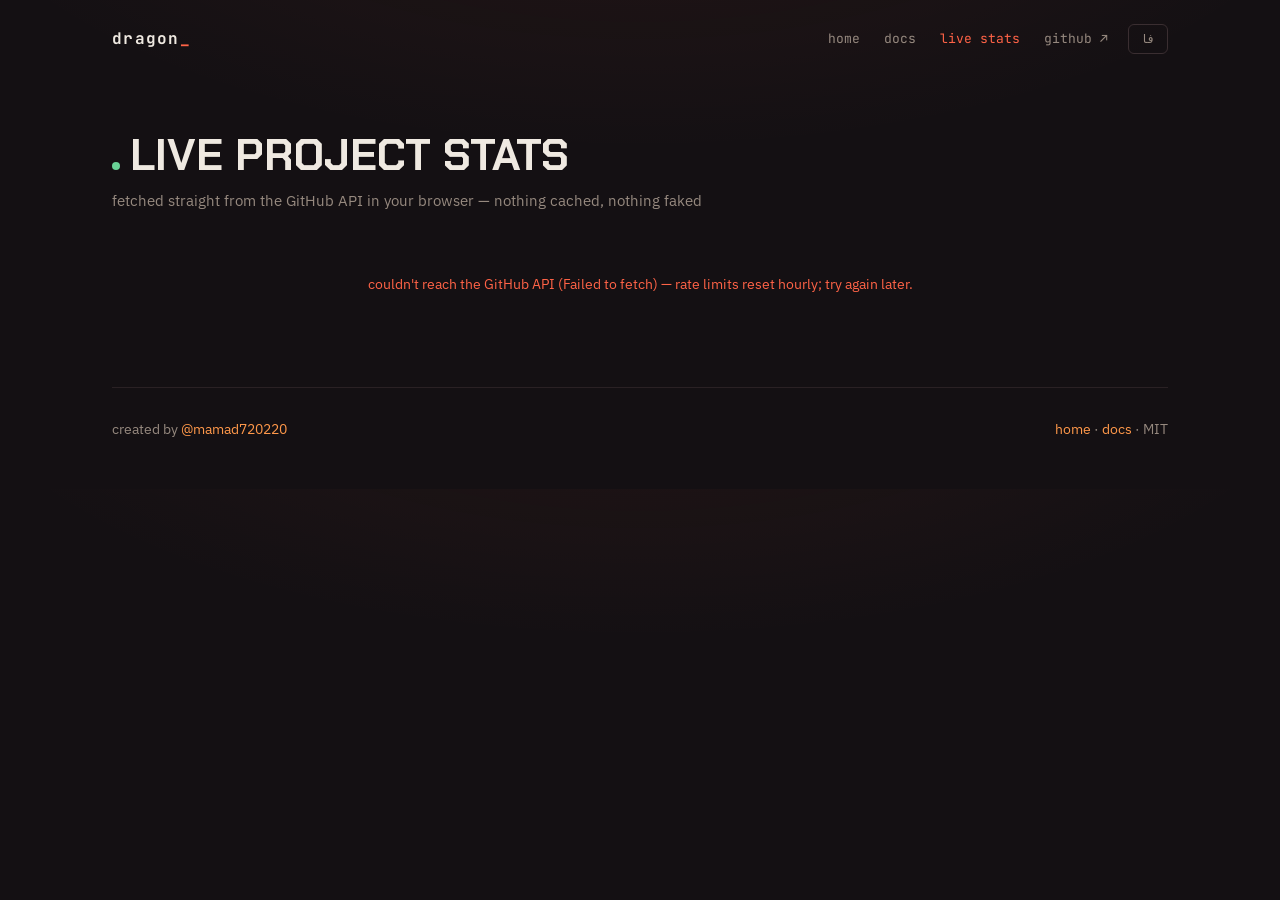
<file: docs/stats.html>
<!DOCTYPE html>
<html lang="en" dir="ltr">
<head>
<meta charset="UTF-8">
<meta name="viewport" content="width=device-width, initial-scale=1.0">
<title>Live Stats — Dragon Agent</title>
<meta name="description" content="Live project statistics for Dragon Agent, fetched straight from the GitHub API in your browser.">
<script>try{const l=localStorage.getItem("dg-lang");if(l==="fa"){document.documentElement.lang="fa";document.documentElement.dir="rtl"}}catch(e){}</script>
<link rel="preconnect" href="https://fonts.googleapis.com">
<link rel="preconnect" href="https://fonts.gstatic.com" crossorigin>
<link href="https://fonts.googleapis.com/css2?family=Chakra+Petch:wght@600;700&family=IBM+Plex+Sans:wght@400;500;600&family=JetBrains+Mono:wght@400;700&family=Lalezar&family=Vazirmatn:wght@400;500;700&display=swap" rel="stylesheet">
<link rel="stylesheet" href="style.css">
</head>
<body>

<div class="wrap">
<nav class="top">
  <a class="brand" href="index.html">dragon<em>_</em></a>
  <div class="links">
    <a href="index.html" data-i="nHome">home</a>
    <a href="docs.html" data-i="nDocs">docs</a>
    <a href="stats.html" data-i="nStats" aria-current="page">live stats</a>
    <a href="https://github.com/mamad7202202/dragon-agent" data-i="nGh">github ↗</a>
    <button class="lang-btn">فا</button>
  </div>
</nav>

<header class="hero-sm">
  <h1><span class="live-dot"></span><span data-i="h1">Live project stats</span></h1>
  <p data-i="sub">fetched straight from the GitHub API in your browser — nothing cached, nothing faked</p>
</header>

<div id="content">
  <div class="statgrid">
    <div class="stat"><div class="n" id="s-stars">–</div><div class="l" data-i="lStars">stars</div></div>
    <div class="stat"><div class="n" id="s-forks">–</div><div class="l" data-i="lForks">forks</div></div>
    <div class="stat"><div class="n" id="s-watch">–</div><div class="l" data-i="lWatch">watchers</div></div>
    <div class="stat"><div class="n" id="s-issues">–</div><div class="l" data-i="lIssues">open issues</div></div>
    <div class="stat"><div class="n" id="s-commits">–</div><div class="l" data-i="lCommits">commits · year</div></div>
    <div class="stat"><div class="n" id="s-dls">–</div><div class="l" data-i="lDls">total downloads</div></div>
  </div>

  <div class="panelbox">
    <h3 data-i="cChartT">Commit activity — last 52 weeks</h3>
    <div class="sub" data-i="cChartS">real commit counts per week, straight from the repository</div>
    <div id="chart"></div>
  </div>

  <div class="grid g2">
    <div class="panelbox">
      <h3 data-i="relT">Latest release downloads</h3>
      <div class="sub mono" id="rel-name" style="direction:ltr;text-align:start">…</div>
      <div id="downloads"><span style="color:var(--ash)">…</span></div>
    </div>
    <div class="panelbox">
      <h3 data-i="langsT">Languages</h3>
      <div class="sub" data-i="langsS">bytes of code by language</div>
      <div id="langs"><span style="color:var(--ash)">…</span></div>
    </div>
  </div>

  <div class="panelbox">
    <h3 data-i="contribT">Top contributors</h3>
    <div class="sub" data-i="contribS">by commit count</div>
    <div class="contribs" id="contribs"><span style="color:var(--ash)">…</span></div>
  </div>

  <div class="refresh-note" data-i="refreshNote">auto-refreshes every 60s · GitHub API rate limit is 60 req/hour per visitor</div>
</div>

<footer>
  <span><span data-i="madeBy">created by</span> <a href="https://t.me/mamad720220">@mamad720220</a></span>
  <span><a href="index.html" data-i="fHome">home</a> · <a href="docs.html" data-i="fDocs">docs</a> · MIT</span>
</footer>
</div>

<script src="site.js"></script>
<script src="stats-strings.js"></script>
<script>
const API="https://api.github.com/repos/mamad7202202/dragon-agent";
const j=url=>fetch(url).then(r=>{if(!r.ok)throw new Error(r.status);return r.json()});
const D=x=>document.documentElement.lang==="fa"?DG_FADIG(x):x;
function fmt(n){return D(n>=1000?(n/1000).toFixed(n>=10000?0:1)+"k":String(n))}
function set(id,v){document.getElementById(id).textContent=v}

/* cached payloads → instant re-render on language switch */
let C={};

function chart(act){
  const box=document.getElementById("chart");
  const W=Math.min(1000,(box.clientWidth||900)-4),H=180,P=24;
  const max=Math.max(...act.map(d=>d.total),1);
  const bw=(W-P*2)/act.length;
  let bars="";
  act.forEach((d,i)=>{
    const h=(d.total/max)*(H-P*2-14);
    const x=P+i*bw+1,y=H-P-h,hot=d.total===max;
    bars+=`<rect x="${x.toFixed(1)}" y="${y.toFixed(1)}" width="${Math.max(bw-2,2).toFixed(1)}" height="${Math.max(h,1).toFixed(1)}" rx="2"
            fill="${hot?'url(#g1)':'#ff6347'}" opacity="${hot?1:(0.28+0.5*(d.total/max)).toFixed(2)}"><title>${new Date(d.week*1000).toISOString().slice(0,10)}: ${d.total}</title></rect>`;
  });
  box.innerHTML=
   `<svg viewBox="0 0 ${W} ${H}" width="100%" height="${H}" role="img" aria-label="commit activity chart">
      <defs><linearGradient id="g1" x1="0" y1="0" x2="1" y2="1">
        <stop offset="0" stop-color="#ff6347"/><stop offset="1" stop-color="#ffcd70"/></linearGradient></defs>
      <line x1="${P}" y1="${H-P}" x2="${W-P}" y2="${H-P}" stroke="#3a2e31"/>
      <line x1="${P}" y1="${P}" x2="${P}" y2="${H-P}" stroke="#3a2e31"/>
      ${bars}
      <text x="${P}" y="${P-8}">${D(DG_T("peak").replace("{n}",max))}</text>
      <text x="${W-P}" y="${H-P+16}" text-anchor="end">${new Date(act[act.length-1].week*1000).toISOString().slice(0,10)}</text>
      <text x="${P}" y="${H-P+16}">${new Date(act[0].week*1000).toISOString().slice(0,10)}</text>
    </svg>`;
}

function renderDownloads(){
  const rel=C.rel;if(!rel)return;
  document.getElementById("rel-name").textContent=rel.tag_name+" · "+rel.published_at.slice(0,10);
  const assets=[...rel.assets].sort((a,b)=>b.download_count-a.download_count);
  const maxd=Math.max(...assets.map(a=>a.download_count),1);
  const box=document.getElementById("downloads");box.innerHTML="";
  assets.forEach(a=>{
    const row=document.createElement("div");row.className="dlrow";
    row.innerHTML=`<span class="dlname" title="${a.name}">${a.name}</span>
                   <div class="barwrap"><div class="bar"></div></div>
                   <span class="dlval">${fmt(a.download_count)}</span>`;
    box.appendChild(row);
    requestAnimationFrame(()=>requestAnimationFrame(()=>
      row.querySelector(".bar").style.width=Math.max((a.download_count/maxd)*100,2)+"%"));
  });
}
function renderLangs(){
  if(!C.langs)return;
  const entries=Object.entries(C.langs).sort((a,b)=>b[1]-a[1]);
  const sum=entries.reduce((a,[,v])=>a+v,0)||1;
  const box=document.getElementById("langs");box.innerHTML="";
  const colors=["#ff6347","#ff984a","#ffcd70","#69d296","#6caaf5","#ac8cfa"];
  entries.forEach(([name,v],i)=>{
    const pct=(v/sum*100).toFixed(1);
    const row=document.createElement("div");row.className="langrow";
    row.innerHTML=`<span class="langname mono"><i style="display:inline-block;width:9px;height:9px;border-radius:3px;background:${colors[i%6]};margin-inline-end:8px"></i>${name}</span>
                   <div class="barwrap"><div class="bar" style="background:${colors[i%6]}"></div></div>
                   <span class="langpct">${D(pct)}%</span>`;
    box.appendChild(row);
    requestAnimationFrame(()=>requestAnimationFrame(()=>row.querySelector(".bar").style.width=pct+"%"));
  });
}
function renderContribs(){
  if(!C.contribs)return;
  const box=document.getElementById("contribs");box.innerHTML="";
  C.contribs.forEach(c=>{
    const d=document.createElement("a");d.className="contrib";
    d.href=c.html_url;d.target="_blank";d.rel="noopener";
    d.innerHTML=`<img src="${c.avatar_url}" alt=""><div class="cn">${c.login}</div><div class="cc">${D(c.contributions)} ${DG_T("unitCommits")}</div>`;
    box.appendChild(d);
  });
}
window.DG_ONLANG=()=>{
  if(C.act)chart(C.act);else return void loadAll();
  renderDownloads();renderLangs();renderContribs();
};

async function loadAll(){
  try{
    const repo=await j(API);
    set("s-stars",fmt(repo.stargazers_count));
    set("s-forks",fmt(repo.forks_count));
    set("s-watch",fmt(repo.subscribers_count||repo.watchers_count));
    set("s-issues",fmt(repo.open_issues_count));

    try{
      const act=await j(API+"/stats/commit_activity");
      if(Array.isArray(act)&&act.length){
        C.act=act.slice(-52);
        chart(C.act);
        set("s-commits",fmt(act.reduce((a,w)=>a+w.total,0)));
      }else throw 0;
    }catch(e){ /* stats endpoint may return 202 while computing */
      document.getElementById("chart").innerHTML=`<div class='err'>${DG_T("errComputing")}</div>`;
    }

    try{
      C.rel=await j(API+"/releases/latest");
      renderDownloads();
    }catch(e){
      C.rel=null;
      document.getElementById("downloads").innerHTML=`<div class='err'>${DG_T("errNoRelease")}</div>`;
    }
    try{
      C.langs=await j(API+"/languages");renderLangs();
    }catch(e){}
    try{
      C.contribs=(await j(API+"/contributors?per_page=8")).slice(0,8);renderContribs();
    }catch(e){}
  }catch(err){
    document.getElementById("content").innerHTML=
      `<div class="err">${DG_T("errApi").replace("{m}",err.message)}</div>`;
  }
}
loadAll();
setInterval(loadAll,60000);
</script>
</body>
</html>
</file>
<file: docs/style.css>
/* ── Dragon Agent · ember-lit design system ───────────────────────────
   identity: fire on warm charcoal. one signature motion: the hero
   terminal. everything else stays quiet. */

*{margin:0;padding:0;box-sizing:border-box}

:root{
  --bg:#141013;        /* warm charcoal, not purple-cast */
  --panel:#1c1619;
  --panel2:#241b1e;
  --code-bg:#181214;
  --line:#3a2e31;
  --line2:#2a2124;
  --bone:#efe9e1;
  --mist:#c9c1b8;
  --ash:#96897f;

  --ember:#ff6347;     /* brand — tomato fire */
  --flame:#ff984a;
  --gold:#ffcd70;
  --sky:#6caaf5;
  --violet:#ac8cfa;
  --jade:#69d296;

  --f-display:"Chakra Petch","Vazirmatn",sans-serif;
  --f-body:"IBM Plex Sans","Vazirmatn",system-ui,sans-serif;
  --f-mono:"JetBrains Mono","Cascadia Code",Consolas,monospace;
}

html{scroll-behavior:smooth}
body{
  background:
    radial-gradient(1100px 480px at 50% -160px, rgba(255,99,71,.07), transparent 65%),
    var(--bg);
  color:var(--mist);
  font-family:var(--f-body);
  font-size:15.5px;
  line-height:1.7;
  -webkit-font-smoothing:antialiased;
}

/* persian voices */
html[lang=fa] body{font-family:"Vazirmatn","IBM Plex Sans",sans-serif}
html[lang=fa] h1,html[lang=fa] h2,html[lang=fa] h3,
html[lang=fa] .brand,html[lang=fa] .btn{
  font-family:"Lalezar","Vazirmatn",sans-serif;
  font-weight:400;
  letter-spacing:0 !important;
  text-transform:none !important;
  line-height:1.5;
}

h1,h2,h3{font-family:var(--f-display);color:var(--bone);line-height:1.15;font-weight:700}
a{color:var(--flame)}
::selection{background:rgba(255,99,71,.32);color:var(--bone)}
:focus-visible{outline:2px solid var(--flame);outline-offset:3px;border-radius:4px}

code,.mono{font-family:var(--f-mono)}
pre,code,.term,.chip-row{direction:ltr;text-align:left}   /* code is always LTR */
.inl{background:rgba(150,137,127,.14);padding:.1em .45em;border-radius:5px;font-size:.86em;color:var(--gold)}

.wrap{max-width:1100px;margin-inline:auto;padding-inline:22px}

/* ── nav ── */
nav.top{display:flex;justify-content:space-between;align-items:center;padding-block:22px;gap:16px;flex-wrap:wrap}
.brand{font-family:var(--f-mono);font-weight:700;font-size:16px;letter-spacing:.08em;
       color:var(--bone);text-decoration:none;direction:ltr;display:inline-flex}
.brand em{font-style:normal;color:var(--ember);animation:blink 1.2s steps(1) infinite}
@keyframes blink{50%{opacity:0}}
.links{display:flex;gap:4px;align-items:center;flex-wrap:wrap}
.links a{color:var(--ash);text-decoration:none;font-family:var(--f-mono);font-size:13px;
         padding:6px 10px;border-radius:6px;transition:color .15s,background .15s}
.links a:hover{color:var(--bone);background:rgba(255,152,74,.08)}
.links a[aria-current]{color:var(--ember)}
.lang-btn{margin-inline-start:6px;border:1px solid var(--line);background:transparent;color:var(--ash);
          font-family:var(--f-mono);font-size:12px;padding:6px 12px;border-radius:6px;cursor:pointer;
          transition:border-color .15s,color .15s}
.lang-btn:hover{border-color:var(--ember);color:var(--bone)}

/* ── section rhythm & structure ── */
section{padding-block:64px}
.kicker{font-family:var(--f-mono);font-size:12px;color:var(--ember);letter-spacing:.06em;margin-bottom:14px}
.kicker::before{content:"// ";color:var(--ash)}
h2.sec{font-size:clamp(26px,4vw,38px);text-transform:uppercase;letter-spacing:.02em;margin-bottom:10px}
.lead{max-width:62ch;color:var(--ash);margin-bottom:36px}

/* ── buttons ── */
.btn{display:inline-block;padding:11px 22px;border-radius:8px;text-decoration:none;font-size:14.5px;
     font-weight:600;border:1px solid var(--line);color:var(--bone);
     transition:transform .15s,border-color .15s,filter .15s}
.btn:hover{border-color:var(--ember);transform:translateY(-1px)}
.btn.primary{background:var(--ember);border-color:var(--ember);color:#1a0d09}
.btn.primary:hover{filter:brightness(1.08)}

/* ── panes (cards, quietly) ── */
.pane{background:var(--panel);border:1px solid var(--line2);border-radius:12px;padding:26px}
.grid{display:grid;gap:16px}
.g2{grid-template-columns:repeat(auto-fit,minmax(320px,1fr))}
.g3{grid-template-columns:repeat(auto-fit,minmax(290px,1fr))}

/* ── hero ── */
.hero{padding-block:72px 56px}
.hero h1{font-size:clamp(38px,6.4vw,72px);text-transform:uppercase;letter-spacing:.01em;max-width:14ch}
.hero h1 b{color:var(--ember);font-weight:inherit}
.hero .sub{max-width:60ch;margin-top:18px;color:var(--ash)}
.cta-row{display:flex;gap:12px;flex-wrap:wrap;margin-top:30px}
.meta-row{display:flex;gap:18px;flex-wrap:wrap;margin-top:26px;color:var(--ash);
          font-family:var(--f-mono);font-size:12.5px}
.meta-row span::before{content:"◆ ";color:var(--ember);font-size:9px;vertical-align:2px;margin-inline-end:2px}

/* ── the signature: live terminal ── */
.term{margin-top:44px;background:var(--code-bg);border:1px solid var(--line);border-radius:12px;
      overflow:hidden;box-shadow:0 24px 70px -30px rgba(255,99,71,.25)}
.term-bar{display:flex;justify-content:space-between;align-items:center;padding:10px 16px;
          border-bottom:1px solid var(--line2);background:var(--panel);
          font-family:var(--f-mono);font-size:12px;color:var(--ash);direction:ltr}
.term-bar .dot{color:var(--jade)}
.term-bar .dot i{display:inline-block;width:7px;height:7px;border-radius:50%;background:var(--jade);
                 margin-right:6px;animation:pulse 1.8s infinite}
@keyframes pulse{50%{opacity:.25}}
.term-body{padding:20px 20px 24px;min-height:285px;font-family:var(--f-mono);font-size:13.2px;
           line-height:1.85;direction:ltr;text-align:left;white-space:pre-wrap;word-break:break-word}
.tl-in{color:var(--bone)}
.tl-in::before{content:"❯ ";color:var(--ember)}
.tl-out{color:var(--ash)}
.tl-ok{color:var(--jade)}
.tl-mem{color:var(--gold)}
.caret{display:inline-block;width:8px;height:1.15em;background:var(--ember);
       vertical-align:text-bottom;animation:blink 1s steps(1) infinite}

/* ── install tabs ── */
.tabs{display:flex;gap:6px;margin-bottom:-1px;flex-wrap:wrap}
.tab{font-family:var(--f-mono);font-size:12.5px;color:var(--ash);background:transparent;
     border:1px solid transparent;border-bottom:none;border-radius:8px 8px 0 0;
     padding:9px 16px;cursor:pointer;transition:color .15s}
.tab:hover{color:var(--bone)}
.tab[aria-selected=true]{color:var(--gold);background:var(--panel);border-color:var(--line2)}
.tabpane{display:none;background:var(--panel);border:1px solid var(--line2);border-radius:0 12px 12px 12px}
.tabpane.on{display:block}
.dl-links{display:flex;gap:10px;flex-wrap:wrap;margin-top:14px}
.note{color:var(--ash);font-size:13px;margin-top:14px}

/* ── modes: three terminal panes ── */
.mode{border:1px solid var(--line2);border-radius:12px;background:var(--panel);overflow:hidden}
.mode-head{font-family:var(--f-mono);font-size:12px;letter-spacing:.14em;padding:10px 18px;
           border-bottom:1px solid var(--line2);text-transform:uppercase}
.mode-chat .mode-head{color:var(--sky);background:rgba(108,170,245,.07)}
.mode-plan .mode-head{color:var(--gold);background:rgba(255,205,112,.07)}
.mode-agent .mode-head{color:var(--ember);background:rgba(255,99,71,.08)}
.mode p{padding:18px;color:var(--ash);font-size:13.8px}

/* ── memory layers ── */
.layers{border:1px solid var(--line2);border-radius:12px;overflow:hidden;background:var(--panel)}
.layer{display:grid;grid-template-columns:200px 1fr;border-bottom:1px solid var(--line2)}
.layer:last-child{border-bottom:none}
.layer dt{font-family:var(--f-mono);font-size:12px;letter-spacing:.1em;text-transform:uppercase;
          padding:20px;border-inline-end:1px solid var(--line2);display:flex;flex-direction:column;gap:4px}
.layer dt small{color:var(--ash);font-size:11px;letter-spacing:0;text-transform:none}
.layer dd{padding:20px;color:var(--ash);font-size:14px;align-self:center}
.l-sem{color:var(--sky)}.l-pro{color:var(--gold)}.l-epi{color:var(--violet)}.l-com{color:var(--jade)}
.formula{margin-top:16px;font-family:var(--f-mono);font-size:12.5px;color:var(--gold);
         background:var(--panel);border:1px dashed var(--line);border-radius:10px;
         padding:14px 18px;direction:ltr;text-align:left;overflow-x:auto}

/* ── features ── */
.feat b{display:block;color:var(--bone);font-family:var(--f-display);font-size:15.5px;
        text-transform:uppercase;letter-spacing:.04em;margin-bottom:8px}
html[lang=fa] .feat b{text-transform:none;letter-spacing:0}
.feat .ic{float:inline-start;font-size:17px;margin-inline-end:10px;line-height:inherit}
.feat p{color:var(--ash);font-size:13.8px}
.f-ember{color:var(--ember)}.f-gold{color:var(--gold)}.f-jade{color:var(--jade)}
.f-sky{color:var(--sky)}.f-violet{color:var(--violet)}.f-flame{color:var(--flame)}

/* ── providers strip ── */
.chip-row{display:flex;gap:10px;flex-wrap:wrap}
.chip{font-family:var(--f-mono);font-size:12.5px;color:var(--mist);border:1px solid var(--line2);
      border-radius:999px;padding:7px 16px;transition:border-color .15s,color .15s}
.chip:hover{border-color:var(--ember);color:var(--gold)}

/* ── code blocks / tables / callouts ── */
pre{position:relative;background:var(--code-bg);border:1px solid var(--line2);border-radius:10px;
    padding:14px 60px 14px 16px;font-size:13px;overflow-x:auto;color:#ddd6cc;margin:12px 0;line-height:1.75}
.copy{position:absolute;top:9px;inset-inline-end:9px;border:1px solid var(--line);background:var(--bg);
      color:var(--ash);font-family:var(--f-mono);font-size:11px;border-radius:6px;padding:3px 10px;cursor:pointer}
.copy:hover{color:var(--gold);border-color:var(--gold)}
table.t{width:100%;border-collapse:collapse;font-size:14px;margin:14px 0}
table.t th{font-family:var(--f-mono);font-size:11px;text-transform:uppercase;letter-spacing:.12em;
           color:var(--ash);font-weight:600;text-align:start;padding:10px 12px;border-bottom:1px solid var(--line)}
table.t td{padding:10px 12px;border-bottom:1px solid var(--line2);vertical-align:top}
table.t tr:last-child td{border-bottom:none}
.callout{border-inline-start:2px solid var(--gold);background:rgba(255,205,112,.05);
         border-radius:0 10px 10px 0;padding:14px 18px;color:var(--ash);font-size:13.8px;margin:18px 0}
.callout b{color:var(--gold)}

/* ── docs layout ── */
.layout{display:grid;grid-template-columns:250px minmax(0,1fr);gap:44px;padding-block:30px 40px}
#toc{position:sticky;top:20px;align-self:start;max-height:calc(100vh - 50px);overflow-y:auto;
     border-inline-end:1px solid var(--line2);padding-inline-end:16px}
#toc a{display:block;color:var(--ash);text-decoration:none;font-size:13.2px;padding:5px 10px;border-radius:7px;
       transition:color .12s,background .12s}
#toc a:hover{color:var(--flame);background:rgba(255,152,74,.06)}
#toc a.h1{color:var(--bone);font-weight:600;margin-top:14px}
#toc a.h2{margin-inline-start:12px}
article{max-width:780px;padding-bottom:60px}
article h1{font-size:clamp(28px,4vw,38px);text-transform:uppercase;margin-bottom:8px}
article h2{font-size:22px;text-transform:uppercase;letter-spacing:.03em;margin:46px 0 10px}
article h3{font-size:15px;color:var(--gold);text-transform:uppercase;letter-spacing:.05em;margin:26px 0 8px}
html[lang=fa] article h1,html[lang=fa] article h2,html[lang=fa] article h3{text-transform:none;letter-spacing:0}
article p{margin:10px 0;color:var(--mist);font-size:14.5px}
article ul{margin:8px 0 14px;padding-inline-start:22px;color:var(--mist);font-size:14.3px}
article li{margin-bottom:5px}
.progress{position:fixed;top:0;inset-inline-start:0;height:3px;width:0;z-index:99;
          background:linear-gradient(90deg,var(--ember),var(--gold))}

/* ── stats ── */
.hero-sm{padding-block:52px 30px}
.hero-sm h1{font-size:clamp(28px,5vw,44px);text-transform:uppercase}
.hero-sm p{color:var(--ash);margin-top:8px;font-size:14.5px}
.live-dot{display:inline-block;width:8px;height:8px;border-radius:50%;background:var(--jade);
          margin-inline-end:10px;animation:pulse 1.8s infinite}
.statgrid{display:grid;grid-template-columns:repeat(auto-fit,minmax(148px,1fr));gap:14px}
.stat{background:var(--panel);border:1px solid var(--line2);border-radius:12px;padding:22px 18px;text-align:center}
.stat .n{font-family:var(--f-display);font-size:32px;font-weight:700;color:var(--ember);direction:ltr}
.stat .l{color:var(--ash);font-size:11.5px;text-transform:uppercase;letter-spacing:.14em;margin-top:4px}
html[lang=fa] .stat .l{letter-spacing:0}
.panelbox{background:var(--panel);border:1px solid var(--line2);border-radius:12px;padding:24px;margin-top:20px}
.panelbox h3{font-size:16px;margin-bottom:2px}
.panelbox .sub{color:var(--ash);font-size:12.5px;margin-bottom:16px}
svg text{fill:var(--ash);font-family:var(--f-mono);font-size:10px}
.dlrow{display:flex;align-items:center;gap:12px;margin-bottom:9px}
.dlname{width:min(250px,38%);font-family:var(--f-mono);font-size:12.3px;color:var(--bone);
        white-space:nowrap;overflow:hidden;text-overflow:ellipsis;direction:ltr;text-align:start}
.barwrap{flex:1;height:9px;background:rgba(150,137,127,.13);border-radius:6px;overflow:hidden}
.bar{height:100%;border-radius:6px;background:linear-gradient(90deg,var(--ember),var(--gold));
     width:0;transition:width 1s cubic-bezier(.2,.7,.3,1)}
.dlval{width:74px;text-align:end;color:var(--ash);font-family:var(--f-mono);font-size:11.5px;direction:ltr}
.contribs{display:flex;flex-wrap:wrap;gap:16px}
.contrib{text-align:center;width:86px;text-decoration:none}
.contrib img{width:56px;height:56px;border-radius:50%;border:2px solid var(--line);transition:border-color .15s}
.contrib:hover img{border-color:var(--ember)}
.contrib .cn{font-family:var(--f-mono);font-size:11px;color:var(--ash);margin-top:6px;direction:ltr}
.contrib .cc{font-family:var(--f-mono);font-size:11px;color:var(--flame);direction:ltr}
.langrow{display:flex;align-items:center;gap:10px;margin-bottom:8px}
.langname{width:110px;font-size:12.5px;color:var(--bone);direction:ltr;text-align:start}
.langpct{color:var(--ash);font-family:var(--f-mono);font-size:11.5px;width:48px;text-align:end;direction:ltr}
.err{color:var(--ember);text-align:center;padding:30px;font-size:14px}
.refresh-note{text-align:end;color:var(--ash);font-size:11.5px;margin-top:10px}

/* ── footer ── */
footer{border-top:1px solid var(--line2);margin-top:60px;padding-block:30px 48px;
       display:flex;justify-content:space-between;flex-wrap:wrap;gap:12px;
       color:var(--ash);font-size:13.5px}
footer a{color:var(--flame);text-decoration:none}
footer a:hover{text-decoration:underline}

/* ── responsive ── */
@media(max-width:900px){
  .layout{grid-template-columns:1fr}
  #toc{position:static;max-height:none;border-inline-end:none;border-bottom:1px solid var(--line2);
       padding-bottom:14px;margin-bottom:8px}
  .layer{grid-template-columns:1fr}
  .layer dt{border-inline-end:none;border-bottom:1px dashed var(--line2)}
  section{padding-block:48px}
}
@media(max-width:560px){
  .term-body{min-height:320px;font-size:11.8px}
  .stat .n{font-size:26px}
}

@media(prefers-reduced-motion:reduce){
  html{scroll-behavior:auto}
  *,*::before,*::after{animation-duration:.001s !important;transition-duration:.001s !important}
  .caret,.term-bar .dot i,.live-dot{animation:none}
}
</file>
